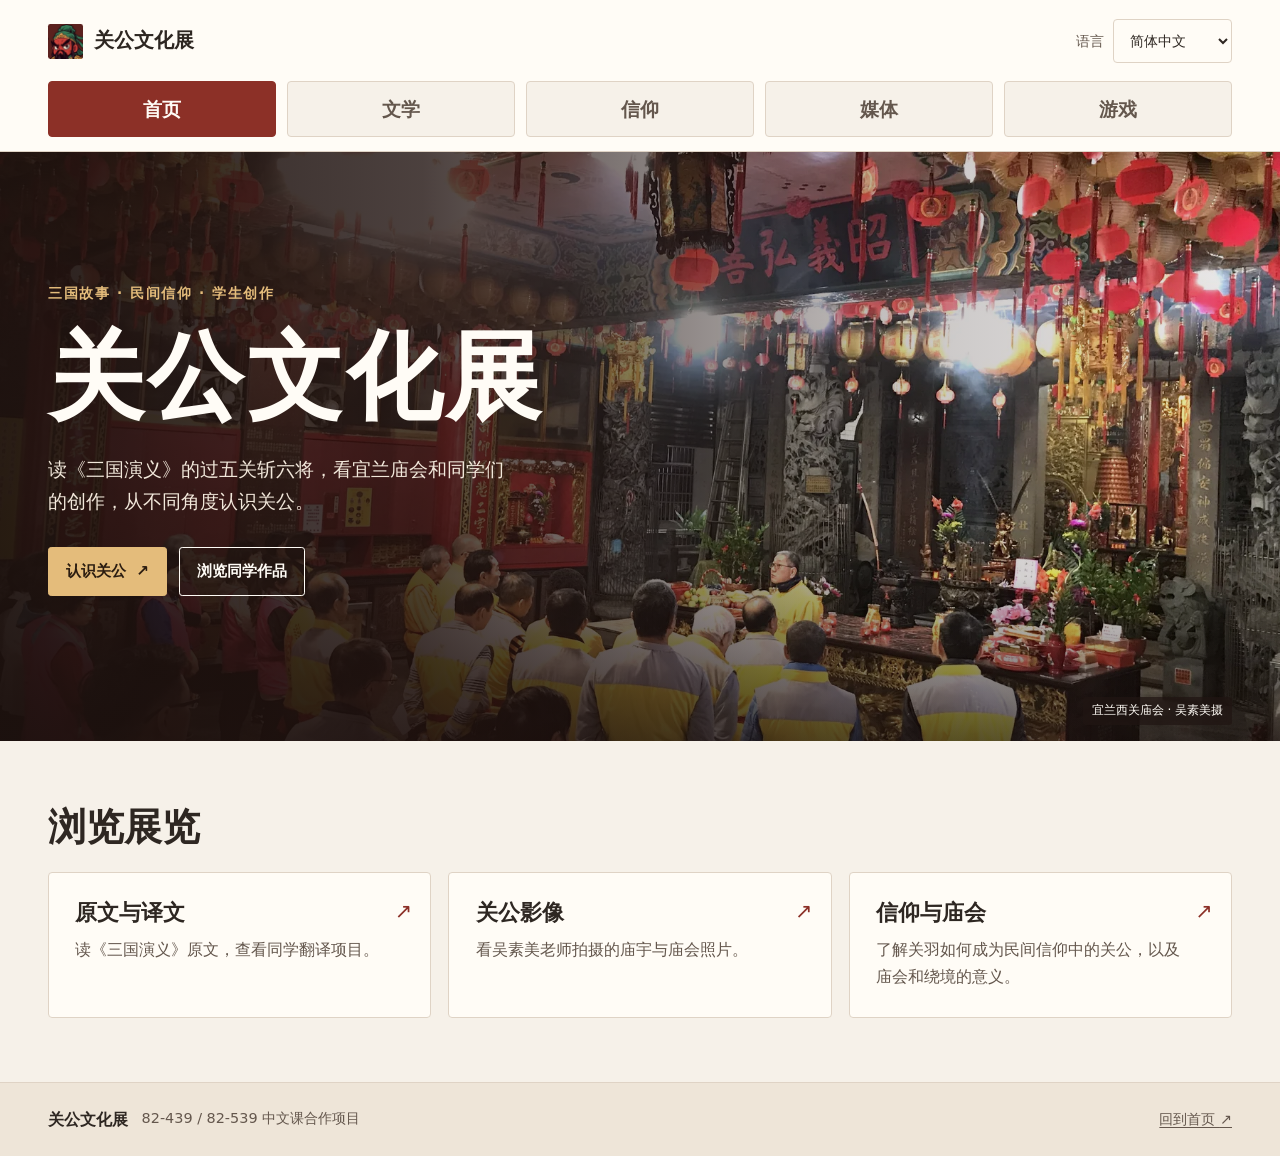
<file: index.html>
<!DOCTYPE html>

<html lang="zh-Hans">
<head>
<meta charset="utf-8"/>
<meta content="width=device-width, initial-scale=1" name="viewport"/>
<meta content="通过文学、信仰、影像与学生创作认识关公。" name="description"/>
<title>关公文化展</title>
<link href="assets/images/favicon.png" rel="icon" sizes="64x64" type="image/png"/>
<link href="styles.css" rel="stylesheet"/>
</head>
<body data-page="index">
<a class="skip-link" href="#main">跳到正文</a>
<header class="site-header" data-site-header=""></header>
<main id="main">
<section aria-labelledby="hero-title" class="home-hero">
<img alt="" class="home-hero__image" fetchpriority="high" src="assets/images/temple-hero.webp"/>
<div class="wrap home-hero__inner">
<p class="eyebrow">三国故事 · 民间信仰 · 学生创作</p>
<h1 id="hero-title">关公文化展</h1>
<p class="lede">读《三国演义》的过五关斩六将，看宜兰庙会和同学们的创作，从不同角度认识关公。</p>
<div class="actions">
<a class="button button--primary" href="literature.html#introduction">认识关公 <span aria-hidden="true">↗</span></a>
<a class="button button--outline" href="games.html">浏览同学作品</a>
</div>
<a class="hero-credit" href="faith.html#photos">宜兰西关庙会 · 吴素美摄</a>
</div>
</section>
<section aria-labelledby="explore-title" class="section">
<div class="wrap">
<div class="section-heading">
<h2 id="explore-title">浏览展览</h2>
</div>
<div class="card-grid home-grid">
<a class="card exhibit-link" href="literature.html">
<h3>原文与译文</h3>
<p>读《三国演义》原文，查看同学翻译项目。</p>
<span aria-hidden="true" class="exhibit-link__arrow">↗</span>
</a>
<a class="card exhibit-link" href="faith.html#photos">
<h3>关公影像</h3>
<p>看吴素美老师拍摄的庙宇与庙会照片。</p>
<span aria-hidden="true" class="exhibit-link__arrow">↗</span>
</a>
<a class="card exhibit-link" href="faith.html">
<h3>信仰与庙会</h3>
<p>了解关羽如何成为民间信仰中的关公，以及庙会和绕境的意义。</p>
<span aria-hidden="true" class="exhibit-link__arrow">↗</span>
</a>
</div>
</div>
</section>
</main>
<footer class="site-footer" data-site-footer=""></footer>
<script src="translations.js" defer></script>
<script src="site.js" defer></script>
</body>
</html>
</file>
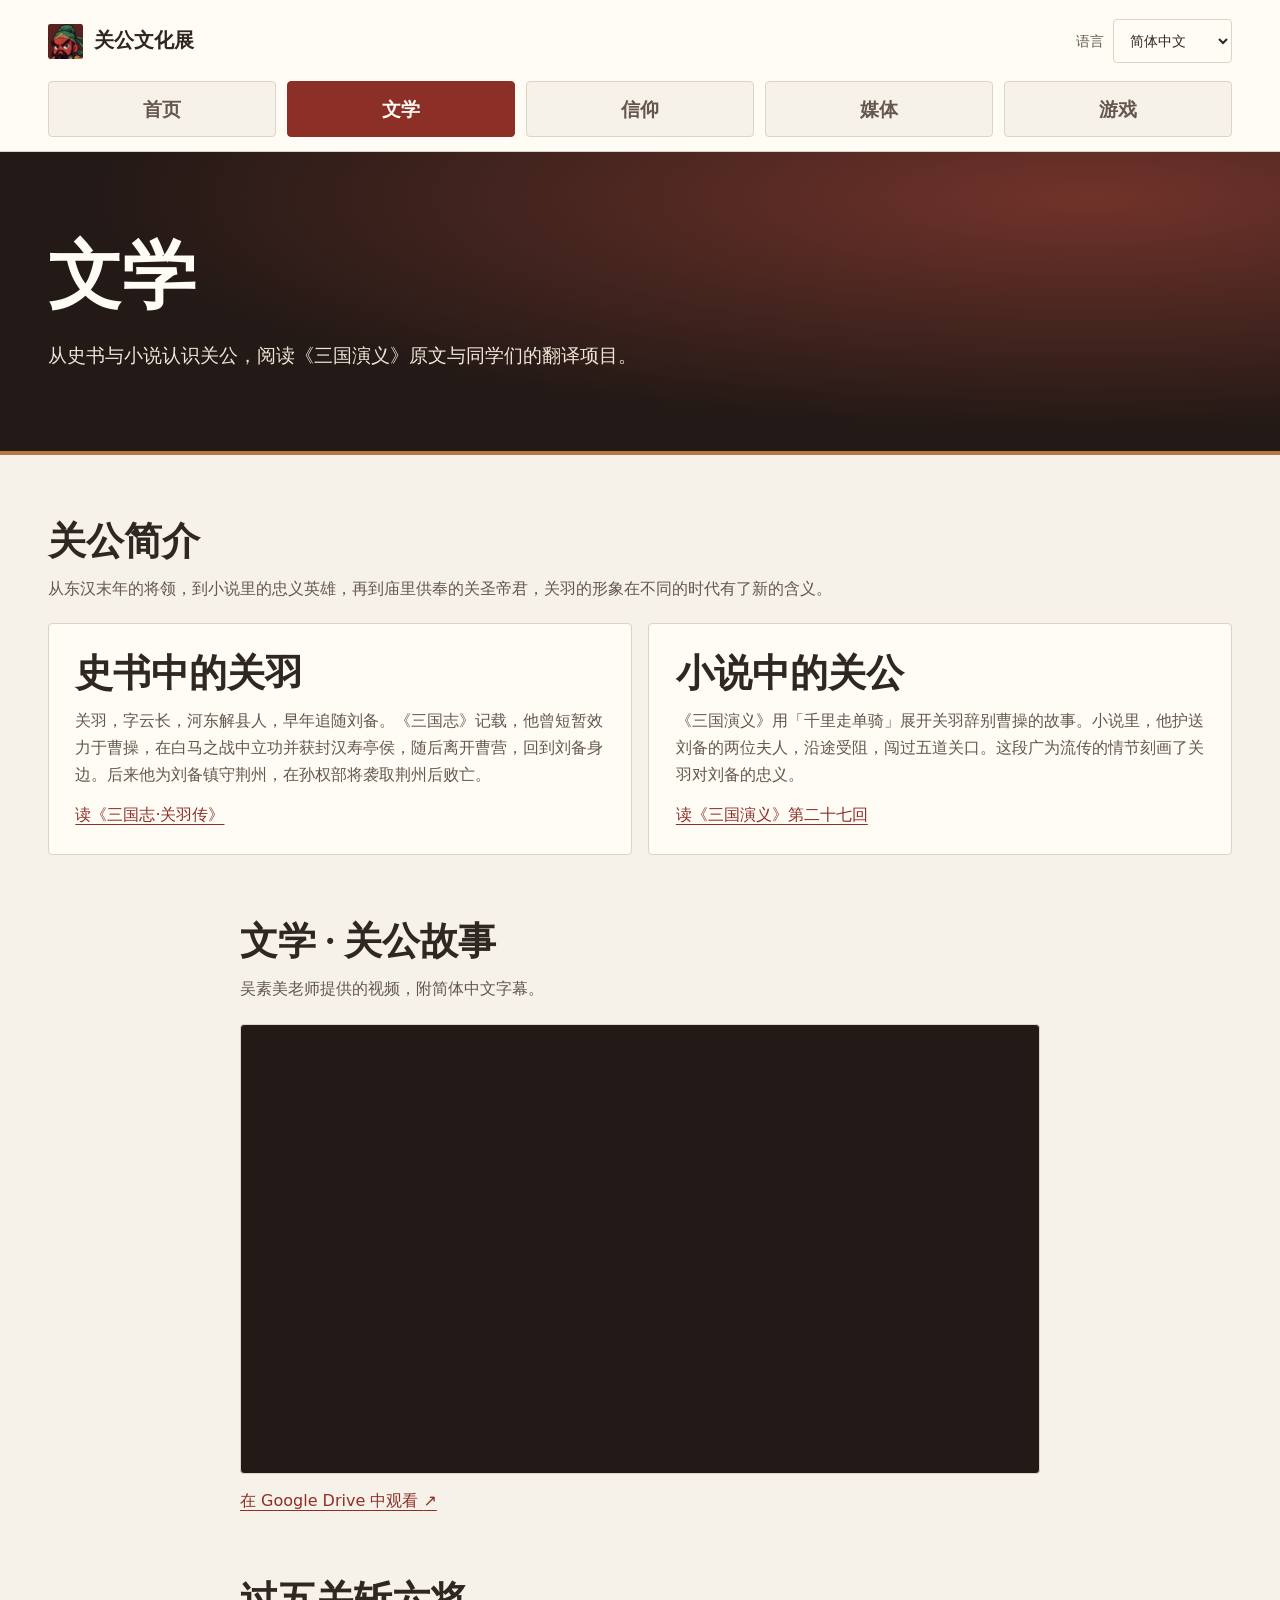
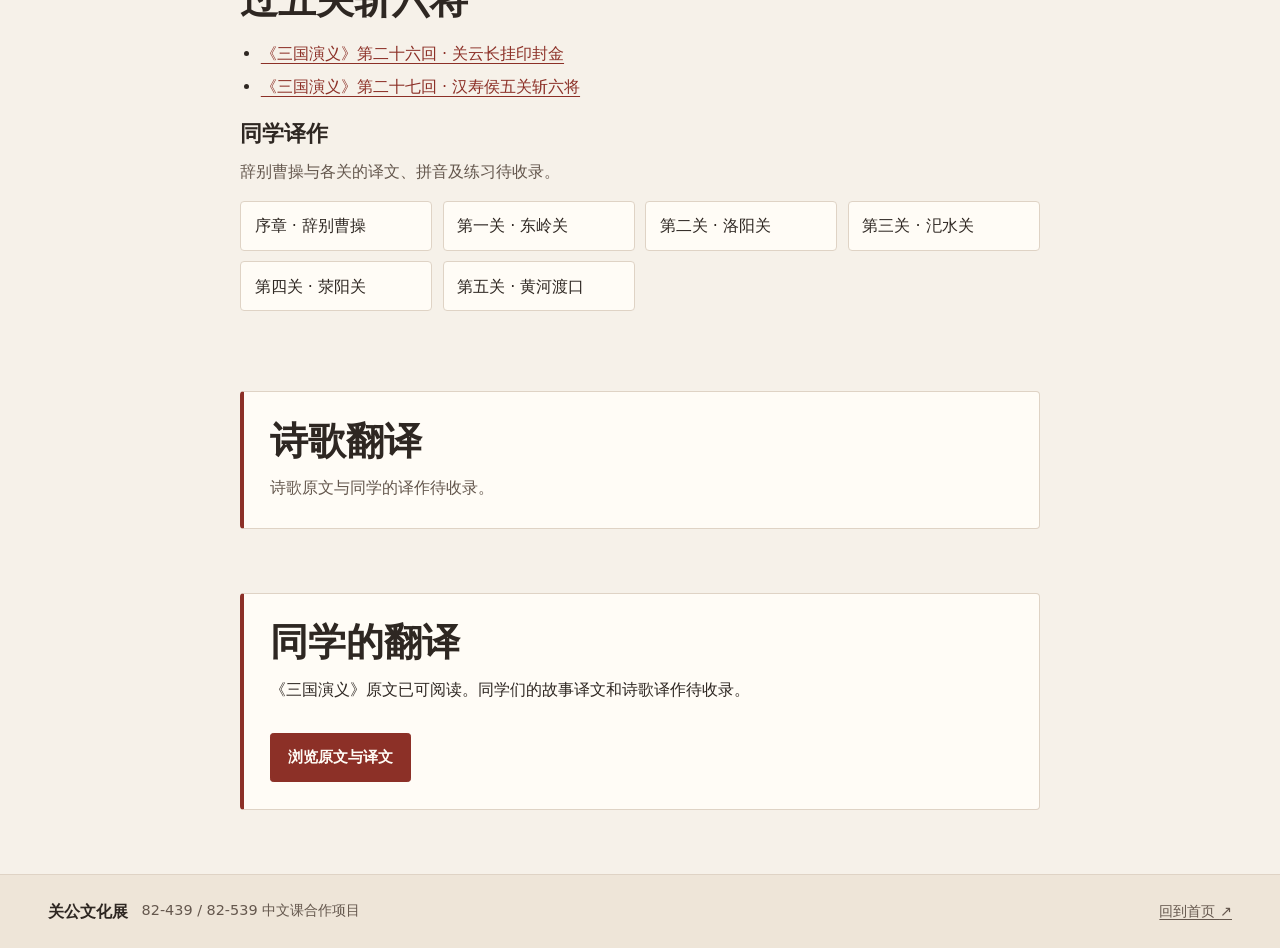
<file: about.html>
<!doctype html>
<html lang="zh-CN"><head><meta charset="utf-8"><meta name="viewport" content="width=device-width, initial-scale=1"><meta http-equiv="refresh" content="0; url=literature.html#introduction"><title>关公文化展</title></head><body><p><a href="literature.html#introduction">继续浏览 · Continue · 繼續瀏覽</a></p><script>const target = new URL('literature.html#introduction', location.href); target.search = location.search; if (location.hash) target.hash = location.hash; location.replace(target.href);</script></body></html>
</file>
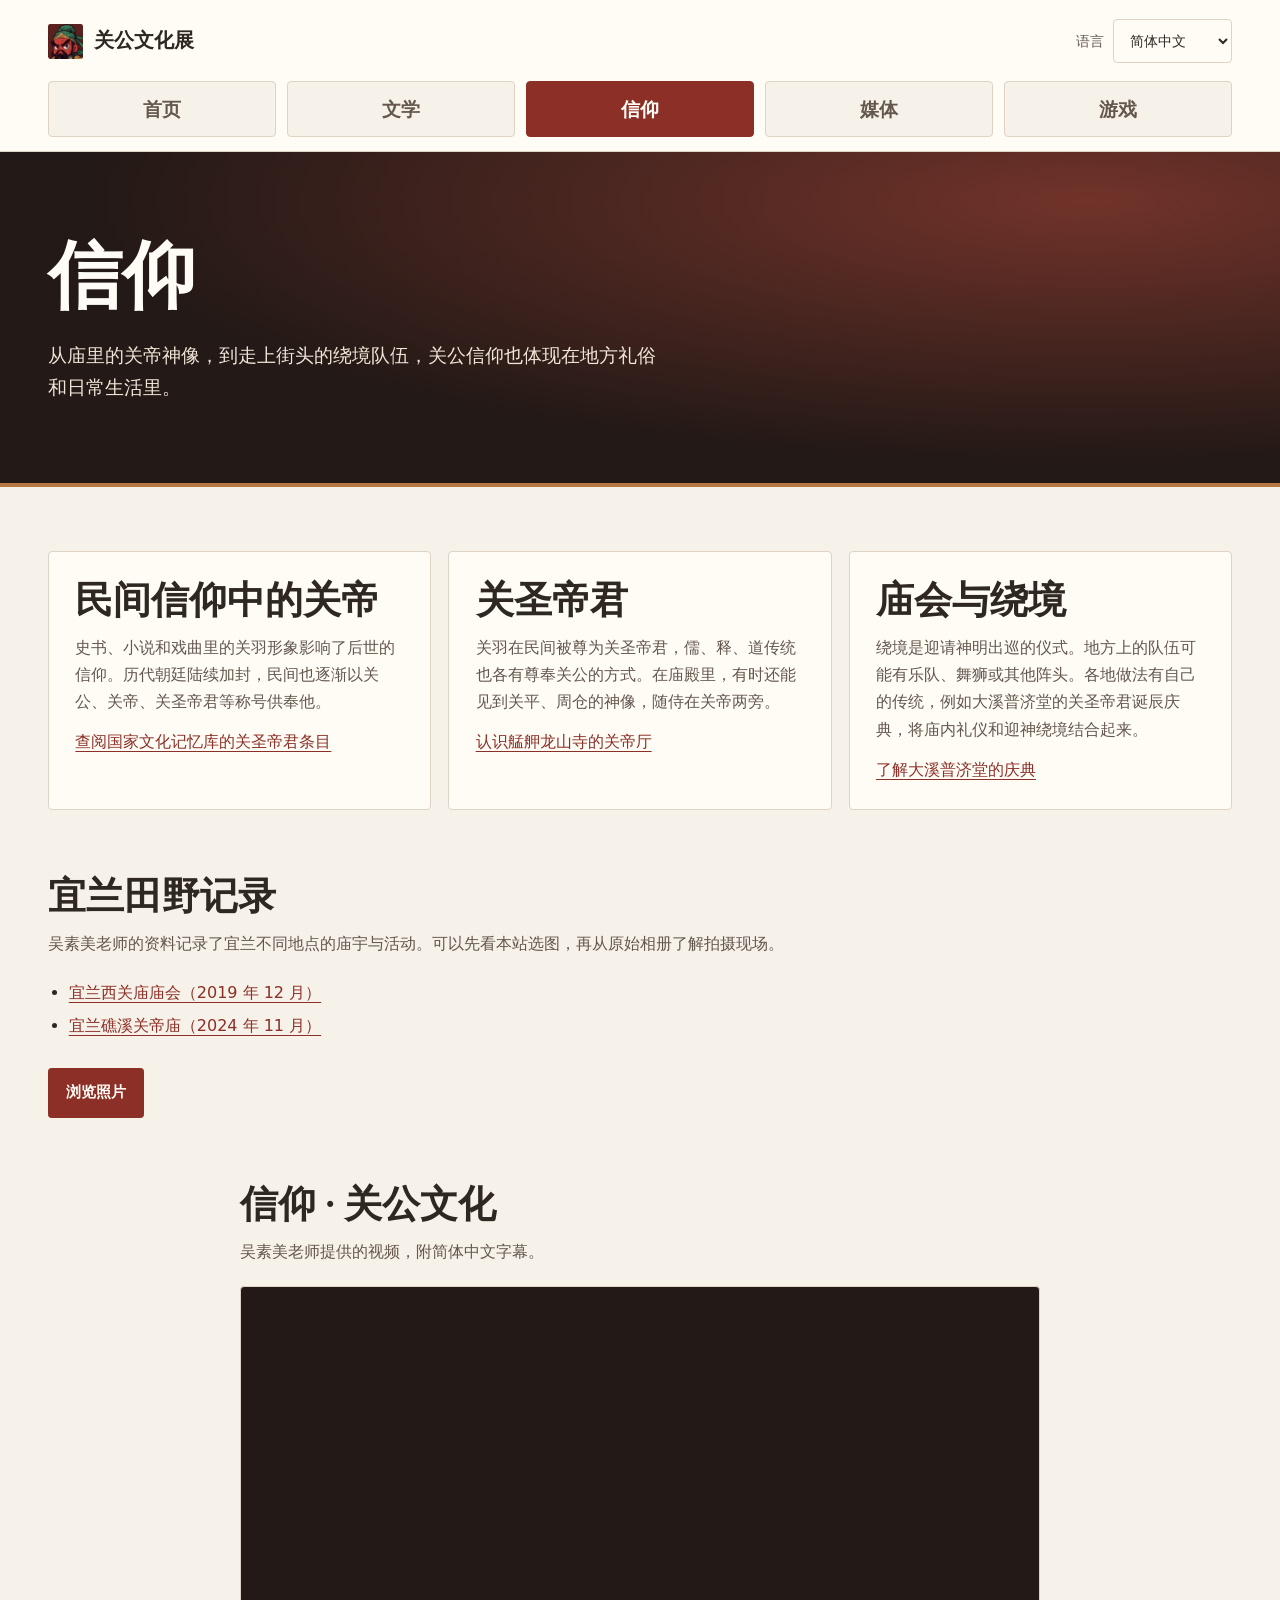
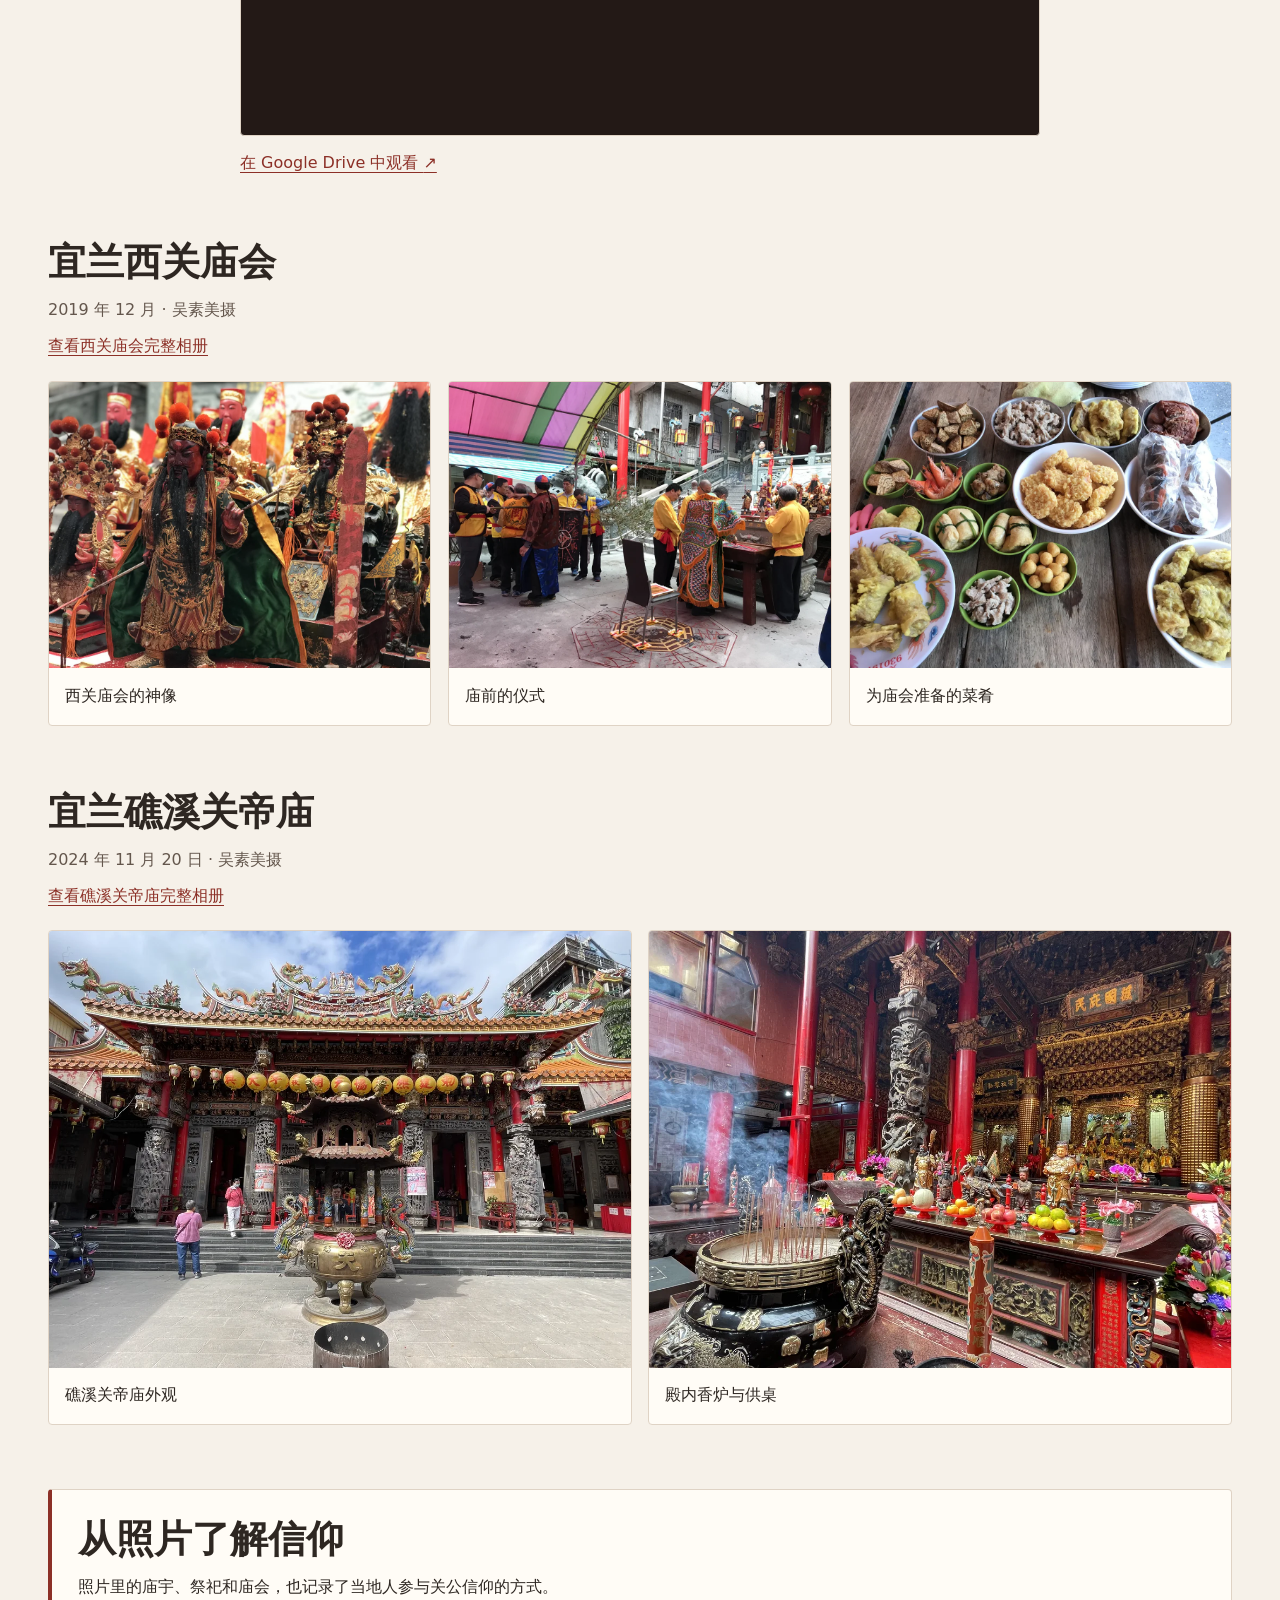
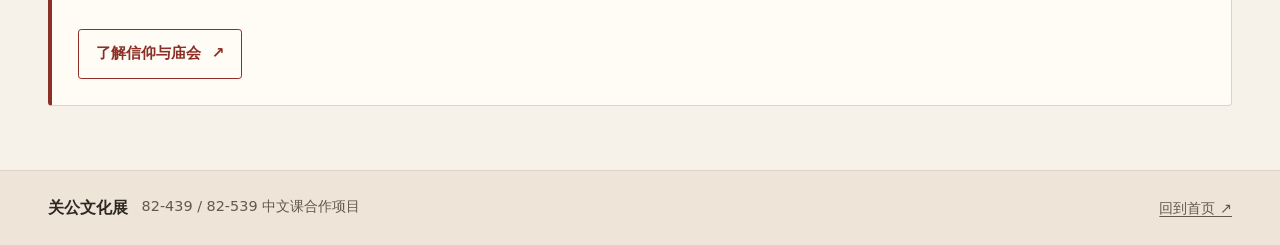
<file: faith.html>
<!DOCTYPE html>

<html lang="zh-Hans">
<head>
<meta charset="utf-8"/>
<meta content="width=device-width, initial-scale=1" name="viewport"/>
<meta content="从庙里的关帝神像，到走上街头的绕境队伍，关公信仰也体现在地方礼俗和日常生活里。" name="description"/>
<title>信仰 | 关公文化展</title>
<link href="assets/images/favicon.png" rel="icon" sizes="64x64" type="image/png"/>
<link href="styles.css" rel="stylesheet"/>
</head>
<body data-page="faith">
<a class="skip-link" href="#main">跳到正文</a>
<header class="site-header" data-site-header=""></header>
<main id="main"><section class="page-hero"><div class="wrap"><h1>信仰</h1><p class="lede">从庙里的关帝神像，到走上街头的绕境队伍，关公信仰也体现在地方礼俗和日常生活里。</p></div></section><section aria-label="关公信仰与庙会礼俗" class="section">
<div class="wrap">
<div class="card-grid"><article class="card card--text">
<h2>民间信仰中的关帝</h2>
<p>史书、小说和戏曲里的关羽形象影响了后世的信仰。历代朝廷陆续加封，民间也逐渐以关公、关帝、关圣帝君等称号供奉他。</p>
<p><a href="https://tcmb.culture.tw/zh-tw/detail?id=139858&amp;indexCode=Culture_Object">查阅国家文化记忆库的关圣帝君条目</a></p>
</article>
<article class="card card--text">
<h2>关圣帝君</h2>
<p>关羽在民间被尊为关圣帝君，儒、释、道传统也各有尊奉关公的方式。在庙殿里，有时还能见到关平、周仓的神像，随侍在关帝两旁。</p>
<p><a href="https://tcmb.culture.tw/zh-tw/detail?id=329650&amp;indexCode=Culture_Object">认识艋舺龙山寺的关帝厅</a></p>
</article>
<article class="card card--text">
<h2>庙会与绕境</h2>
<p>绕境是迎请神明出巡的仪式。地方上的队伍可能有乐队、舞狮或其他阵头。各地做法有自己的传统，例如大溪普济堂的关圣帝君诞辰庆典，将庙内礼仪和迎神绕境结合起来。</p>
<p><a href="https://tcmb.culture.tw/zh-tw/detail?id=20111229000001&amp;indexCode=BOCH_CountryCulture_51">了解大溪普济堂的庆典</a></p>
</article>
</div>
</div>
</section><section class="section">
<div class="wrap">
<div class="section-heading">
<h2>宜兰田野记录</h2>
<p>吴素美老师的资料记录了宜兰不同地点的庙宇与活动。可以先看本站选图，再从原始相册了解拍摄现场。</p>
</div>
<ul class="source-list">
<li><a href="https://drive.google.com/drive/folders/1I-4SrLyqthzvmPg_Qrt0F3Wmk3HaOULG">宜兰西关庙庙会（2019 年 12 月）</a></li>
<li><a href="https://drive.google.com/drive/folders/1qmBuP6vHgxEe-1Qctc8jhCjd5HvxgySt">宜兰礁溪关帝庙（2024 年 11 月）</a></li>
</ul>
<div class="actions">
<a class="button button--primary" href="#photos">浏览照片</a>
</div>
</div>
</section><section class="section"><div class="wrap wrap--reading"><div class="section-heading"><h2>信仰 · 关公文化</h2><p>吴素美老师提供的视频，附简体中文字幕。</p></div><div class="video-frame"><iframe allow="autoplay; fullscreen" allowfullscreen="" loading="lazy" src="https://drive.google.com/file/d/1fqy-rtXZaknFs2dK_XYDdIekwk-e7Ndi/preview" title="信仰 · 关公文化"></iframe></div><p class="video-fallback"><a href="https://drive.google.com/file/d/1fqy-rtXZaknFs2dK_XYDdIekwk-e7Ndi/view" rel="noopener" target="_blank">在 Google Drive 中观看 <span aria-hidden="true">↗</span></a></p></div></section><section class="section" id="photos">
<div class="wrap">
<div class="section-heading">
<h2>宜兰西关庙会</h2>
<p>2019 年 12 月 · 吴素美摄</p>
<p><a href="https://drive.google.com/drive/folders/1I-4SrLyqthzvmPg_Qrt0F3Wmk3HaOULG">查看西关庙会完整相册</a></p>
</div>
<div class="photo-grid">
<figure class="photo-card">
<a aria-label="查看西关庙会的神像大图" href="assets/images/gallery-01.webp">
<img alt="西关庙会上陈列的神像" src="assets/images/gallery-01.webp"/>
</a>
<figcaption>西关庙会的神像</figcaption>
</figure>
<figure class="photo-card">
<a aria-label="查看庙前仪式大图" href="assets/images/gallery-02.webp">
<img alt="庙前举行的仪式" src="assets/images/gallery-02.webp"/>
</a>
<figcaption>庙前的仪式</figcaption>
</figure>
<figure class="photo-card">
<a aria-label="查看庙会菜肴大图" href="assets/images/gallery-03.webp">
<img alt="庙会准备的多道菜肴" src="assets/images/gallery-03.webp"/>
</a>
<figcaption>为庙会准备的菜肴</figcaption>
</figure>
</div>
</div>
</section><section class="section">
<div class="wrap">
<div class="section-heading">
<h2>宜兰礁溪关帝庙</h2>
<p>2024 年 11 月 20 日 · 吴素美摄</p>
<p><a href="https://drive.google.com/drive/folders/1qmBuP6vHgxEe-1Qctc8jhCjd5HvxgySt">查看礁溪关帝庙完整相册</a></p>
</div>
<div class="photo-grid">
<figure class="photo-card">
<a aria-label="查看礁溪关帝庙外观大图" href="assets/images/gallery-04.webp">
<img alt="礁溪关帝庙的入口与屋顶" loading="lazy" src="assets/images/gallery-04.webp"/>
</a>
<figcaption>礁溪关帝庙外观</figcaption>
</figure>
<figure class="photo-card">
<a aria-label="查看殿内香炉与供桌大图" href="assets/images/gallery-05.webp">
<img alt="礁溪关帝庙殿内的香炉与供桌" loading="lazy" src="assets/images/gallery-05.webp"/>
</a>
<figcaption>殿内香炉与供桌</figcaption>
</figure>
</div>
</div>
</section><section class="section">
<div class="wrap">
<div class="feature-panel">
<h2>从照片了解信仰</h2>
<p>照片里的庙宇、祭祀和庙会，也记录了当地人参与关公信仰的方式。</p>
<div class="actions">
<a class="button" href="#main">了解信仰与庙会 <span aria-hidden="true">↗</span></a>
</div>
</div>
</div>
</section></main>
<footer class="site-footer" data-site-footer=""></footer>
<script defer="" src="translations.js"></script>
<script defer="" src="site.js"></script>
</body>
</html>
</file>
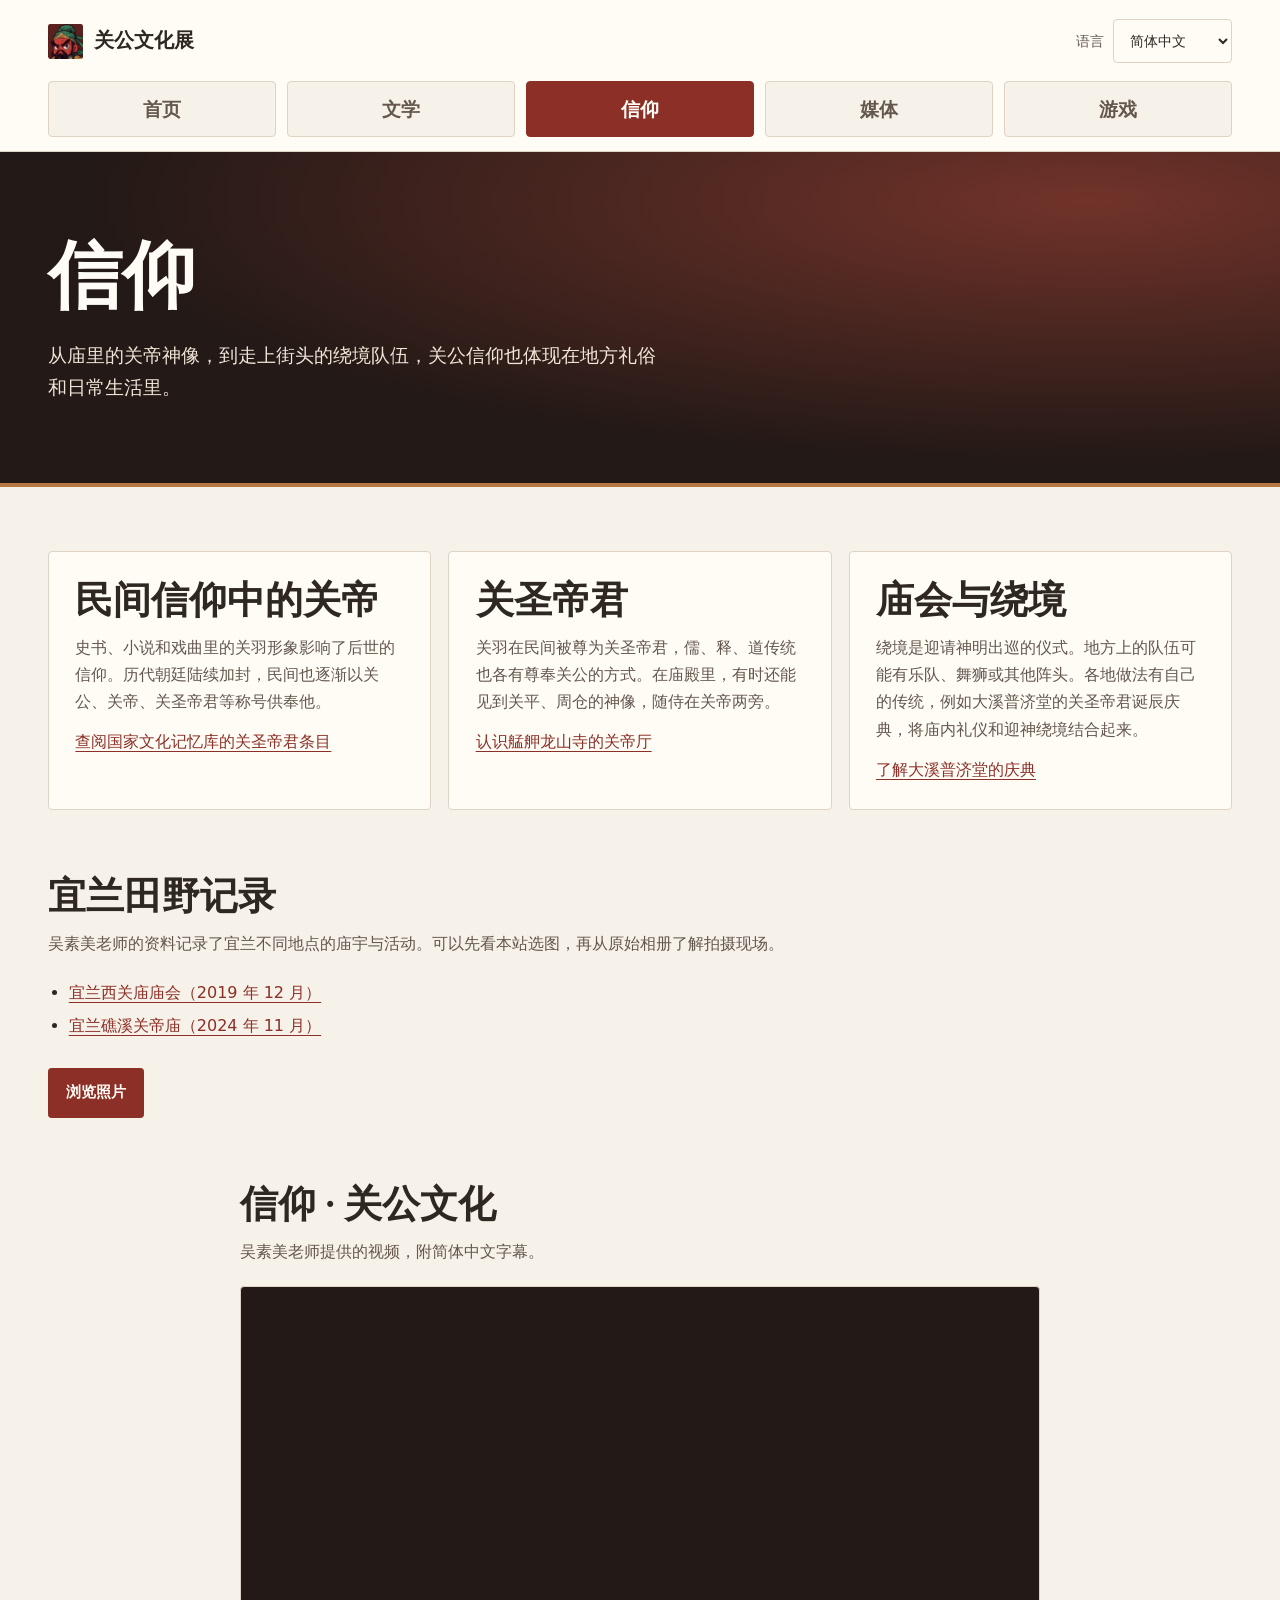
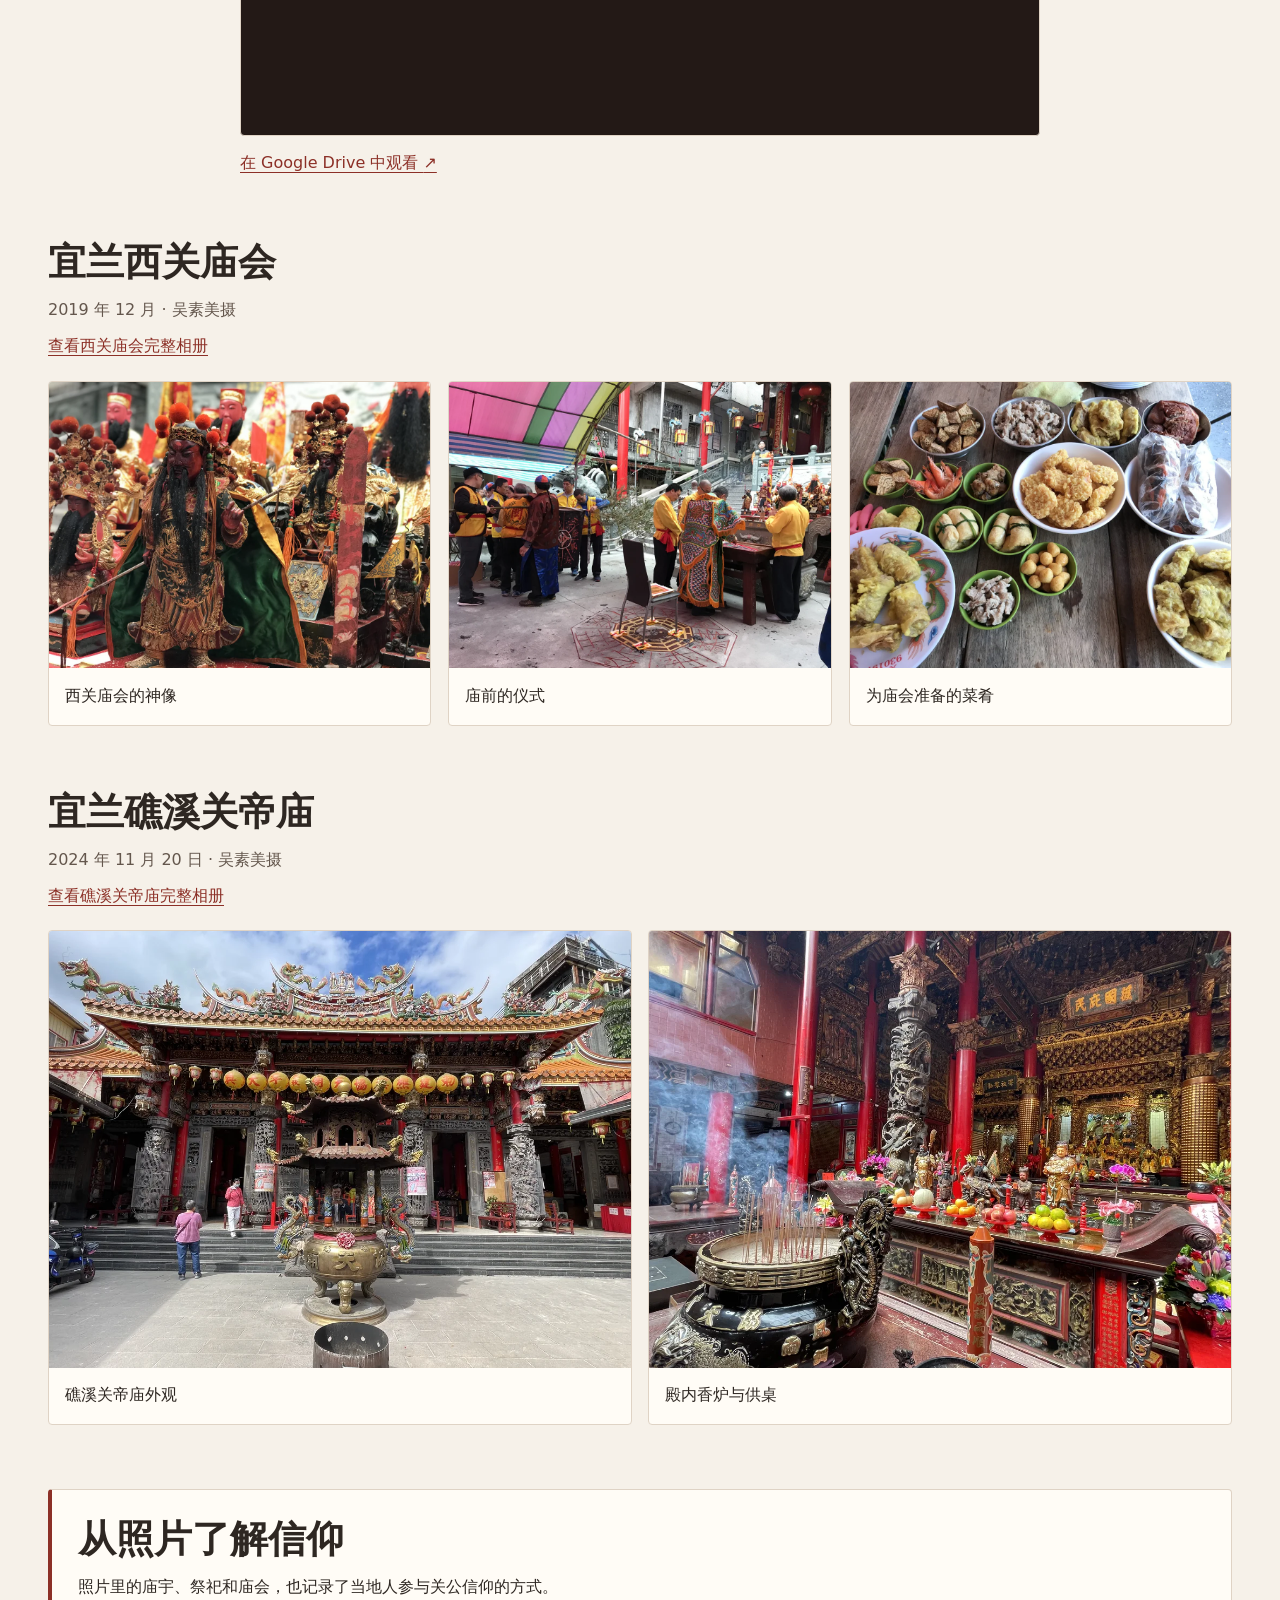
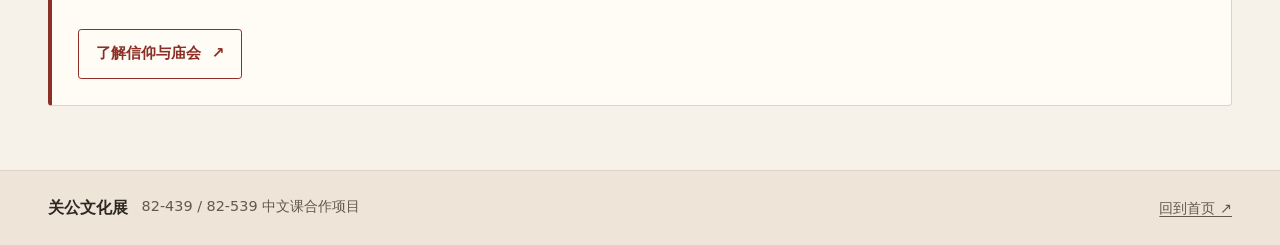
<file: gallery.html>
<!doctype html>
<html lang="zh-CN"><head><meta charset="utf-8"><meta name="viewport" content="width=device-width, initial-scale=1"><meta http-equiv="refresh" content="0; url=faith.html#photos"><title>关公文化展</title></head><body><p><a href="faith.html#photos">继续浏览 · Continue · 繼續瀏覽</a></p><script>const target = new URL('faith.html#photos', location.href); target.search = location.search; if (location.hash) target.hash = location.hash; location.replace(target.href);</script></body></html>
</file>
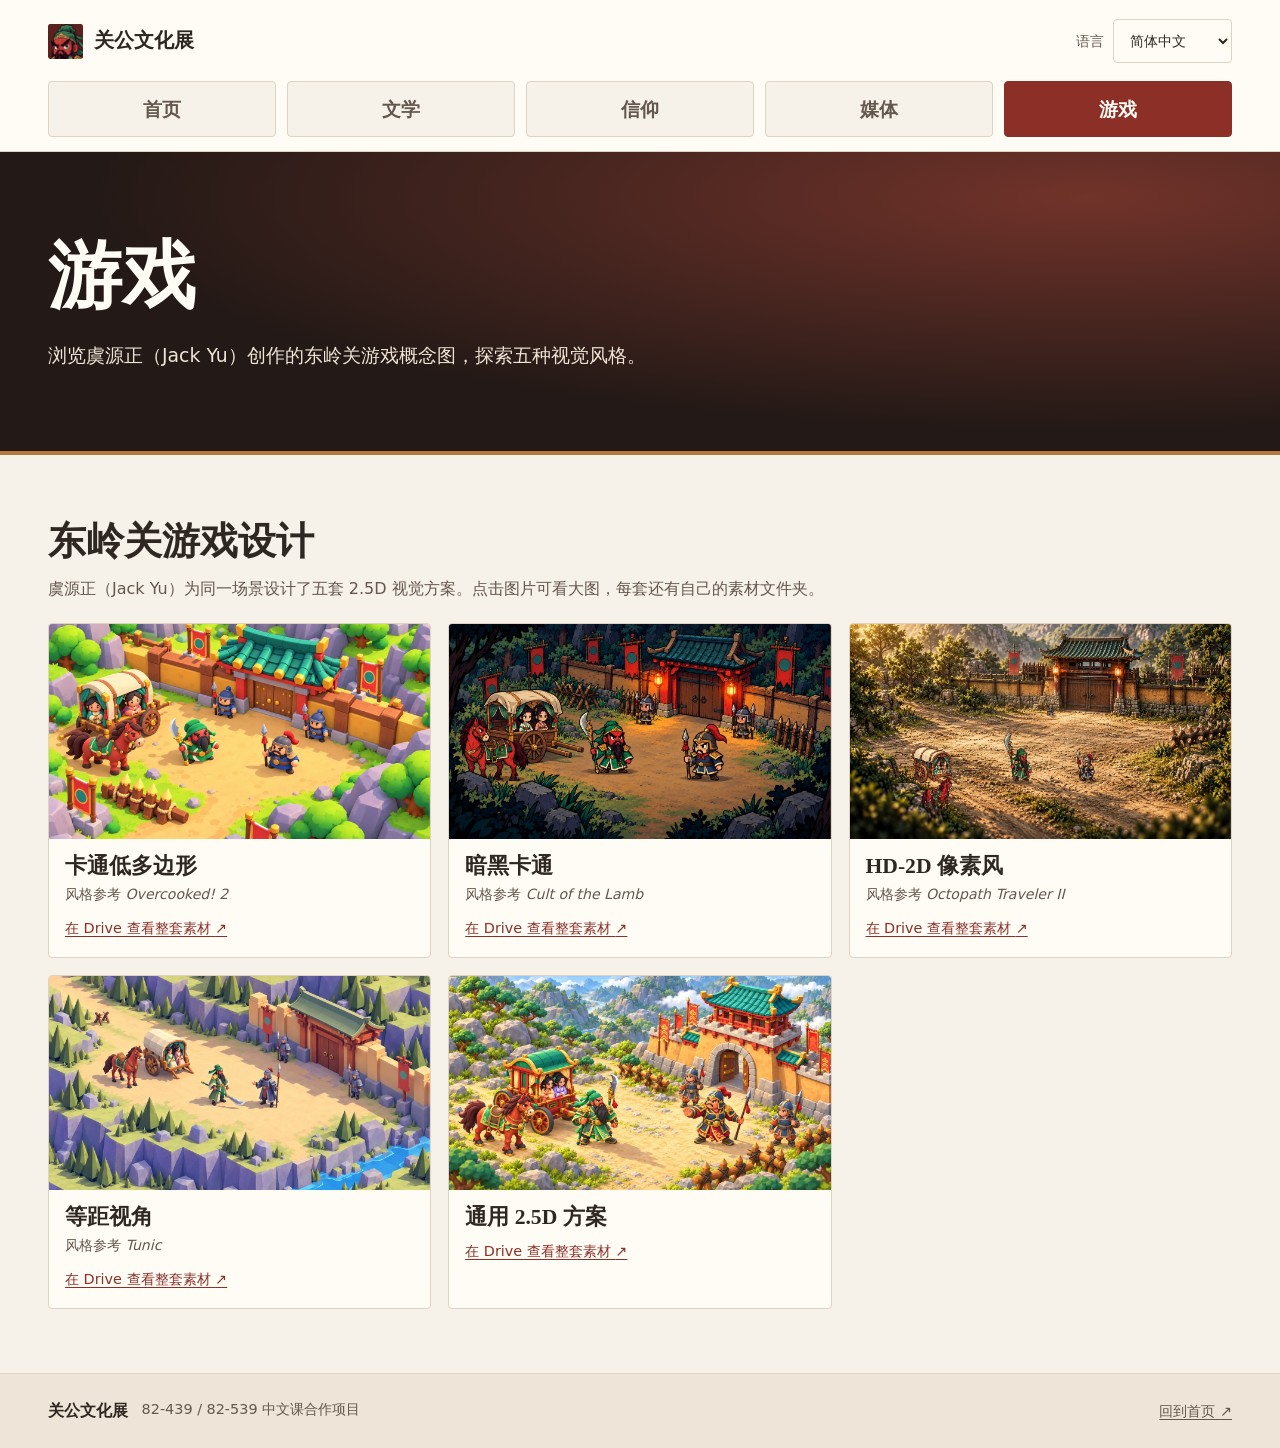
<file: games.html>
<!DOCTYPE html>

<html lang="zh-Hans">
<head>
<meta charset="utf-8"/>
<meta content="width=device-width, initial-scale=1" name="viewport"/>
<meta content="浏览虞源正（Jack Yu）创作的东岭关游戏概念图，探索五种视觉风格。" name="description"/>
<title>游戏 | 关公文化展</title>
<link href="assets/images/favicon.png" rel="icon" sizes="64x64" type="image/png"/>
<link href="styles.css" rel="stylesheet"/>
</head>
<body data-page="games">
<a class="skip-link" href="#main">跳到正文</a>
<header class="site-header" data-site-header=""></header>
<main id="main"><section class="page-hero"><div class="wrap"><h1>游戏</h1><p class="lede">浏览虞源正（Jack Yu）创作的东岭关游戏概念图，探索五种视觉风格。</p></div></section><section aria-labelledby="game-title" class="section" id="game">
<div class="wrap">
<div class="section-heading">
<h2 id="game-title">东岭关游戏设计</h2>
<p>虞源正（Jack Yu）为同一场景设计了五套 2.5D 视觉方案。点击图片可看大图，每套还有自己的素材文件夹。</p>
</div>
<div class="photo-grid">
<figure class="photo-card photo-card--wide">
<a aria-label="查看卡通低多边形场景大图" href="assets/images/game-overcooked.webp">
<img alt="明亮的低多边形场景中，关羽与孔秀在东岭关城门前对峙。" height="720" loading="lazy" src="assets/images/game-overcooked.webp" width="1280"/>
</a>
<figcaption>
<h3>卡通低多边形</h3>
<p>风格参考 <cite lang="en">Overcooked! 2</cite></p>
<a aria-label="在 Google Drive 查看卡通低多边形素材" href="https://drive.google.com/drive/folders/1EPCSd0mQAHcf6ZUBB8pnw73iMYpP3bYQ">在 Drive 查看整套素材 <span aria-hidden="true">↗</span></a>
</figcaption>
</figure>
<figure class="photo-card photo-card--wide">
<a aria-label="查看暗黑卡通场景大图" href="assets/images/game-dongling.webp">
<img alt="暗色树林围绕亮着灯笼的城墙，关羽与孔秀在关门外对峙。" height="720" loading="lazy" src="assets/images/game-dongling.webp" width="1280"/>
</a>
<figcaption>
<h3>暗黑卡通</h3>
<p>风格参考 <cite lang="en">Cult of the Lamb</cite></p>
<a aria-label="在 Google Drive 查看暗黑卡通素材" href="https://drive.google.com/drive/folders/1q1CFraGstT5dH1ECo99M60Qv1256bO_a">在 Drive 查看整套素材 <span aria-hidden="true">↗</span></a>
</figcaption>
</figure>
<figure class="photo-card photo-card--wide">
<a aria-label="查看HD-2D 像素风场景大图" href="assets/images/game-octopath.webp">
<img alt="像素风的关羽与孔秀站在光影细腻的东岭关山路上。" height="720" loading="lazy" src="assets/images/game-octopath.webp" width="1280"/>
</a>
<figcaption>
<h3>HD-2D 像素风</h3>
<p>风格参考 <cite lang="en">Octopath Traveler II</cite></p>
<a aria-label="在 Google Drive 查看HD-2D 像素风素材" href="https://drive.google.com/drive/folders/12PUthX01BRaWKXCvAtAOshas8c_vj-MN">在 Drive 查看整套素材 <span aria-hidden="true">↗</span></a>
</figcaption>
</figure>
<figure class="photo-card photo-card--wide">
<a aria-label="查看等距视角场景大图" href="assets/images/game-tunic.webp">
<img alt="从等距视角俯瞰东岭关，城门外的山路旁是尖顶树林与河流。" height="720" loading="lazy" src="assets/images/game-tunic.webp" width="1280"/>
</a>
<figcaption>
<h3>等距视角</h3>
<p>风格参考 <cite lang="en">Tunic</cite></p>
<a aria-label="在 Google Drive 查看等距视角素材" href="https://drive.google.com/drive/folders/1uD79K6WGKb-w7eaqajAC1hW4KUkRROs9">在 Drive 查看整套素材 <span aria-hidden="true">↗</span></a>
</figcaption>
</figure>
<figure class="photo-card photo-card--wide">
<a aria-label="查看通用 2.5D 方案场景大图" href="assets/images/game-general.webp">
<img alt="关羽与护送的马车停在东岭关前，山道两侧是岩石和树林。" height="720" loading="lazy" src="assets/images/game-general.webp" width="1280"/>
</a>
<figcaption>
<h3>通用 2.5D 方案</h3>
<a aria-label="在 Google Drive 查看通用 2.5D 方案素材" href="https://drive.google.com/drive/folders/1MZifDOCuVPDAuOejcTK0jdJGq0czuPVY">在 Drive 查看整套素材 <span aria-hidden="true">↗</span></a>
</figcaption>
</figure>
</div>
</div>
</section></main>
<footer class="site-footer" data-site-footer=""></footer>
<script src="translations.js" defer></script>
<script src="site.js" defer></script>
</body>
</html>
</file>
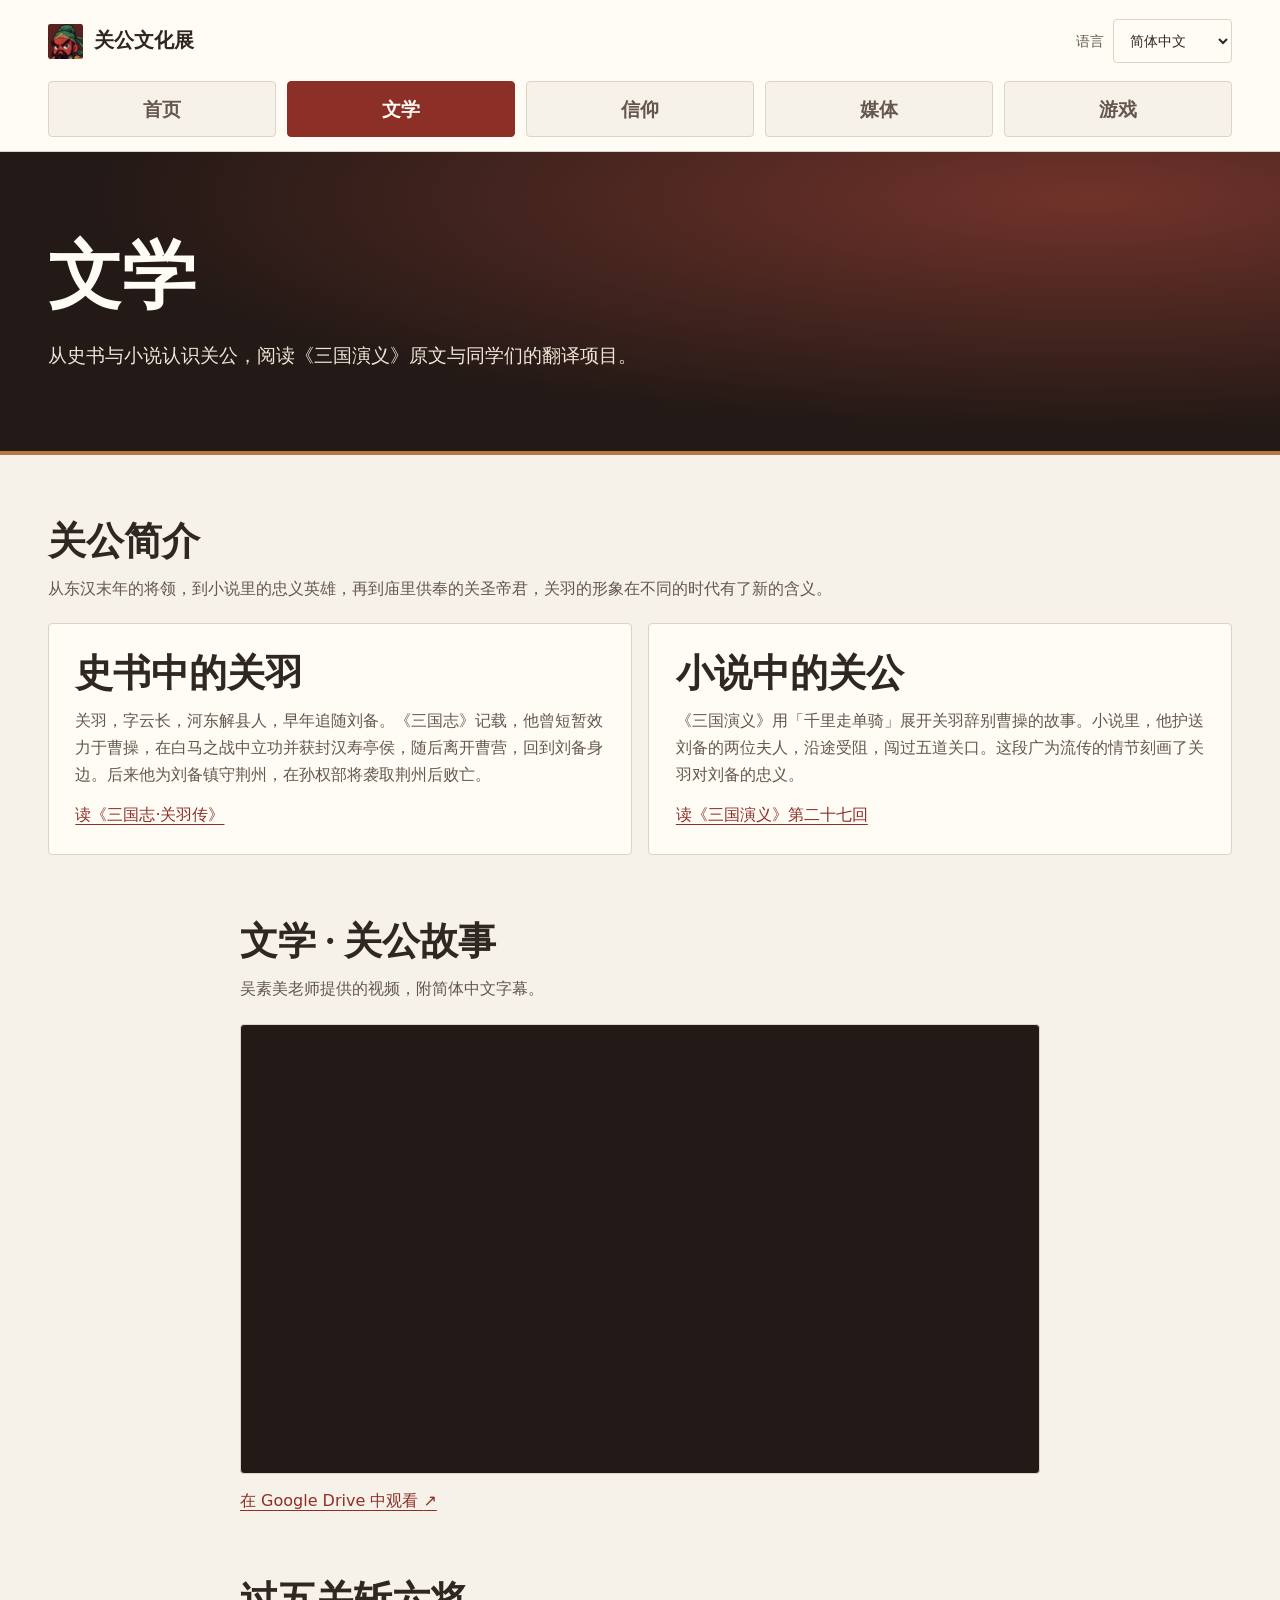
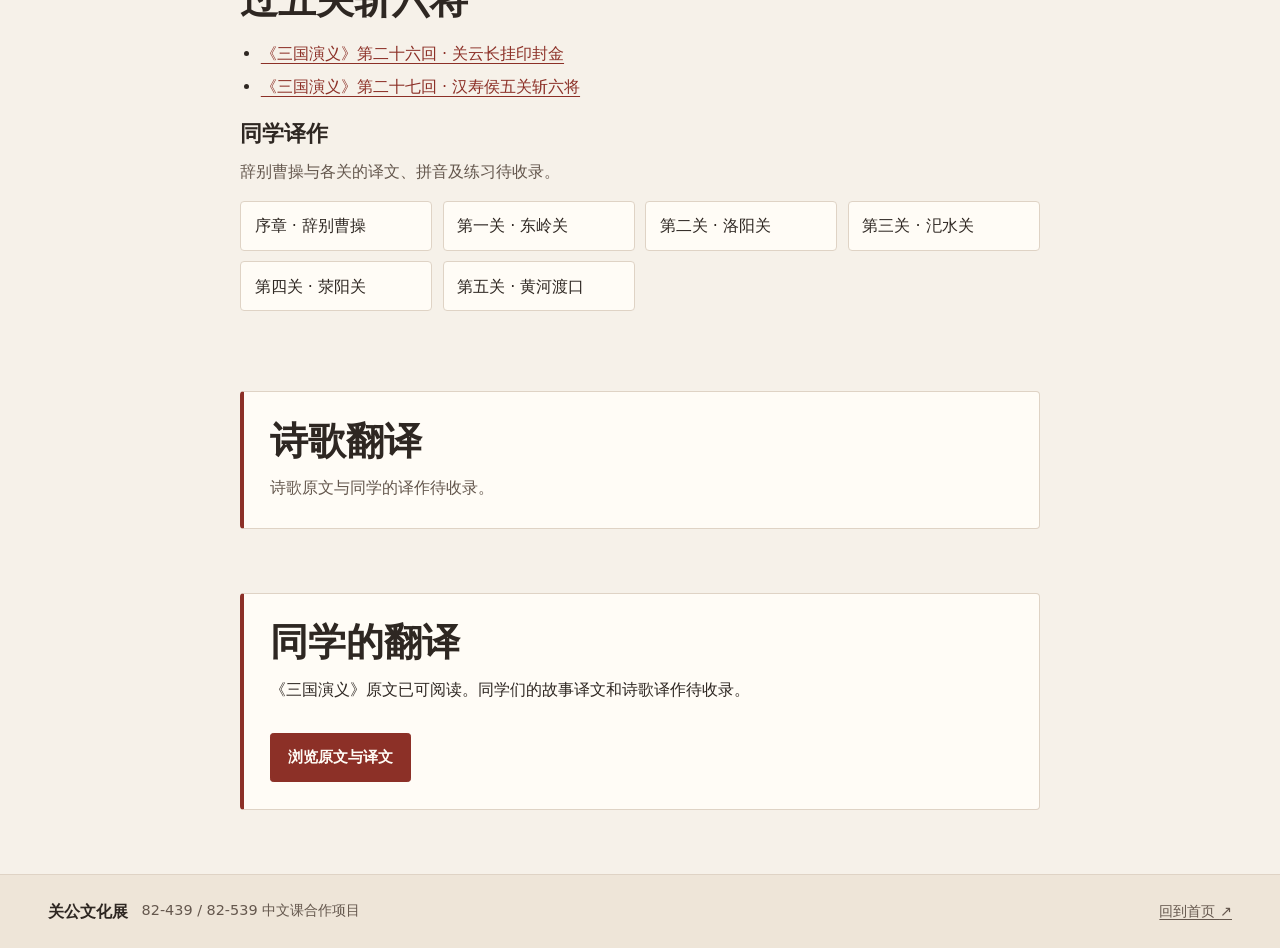
<file: literature.html>
<!DOCTYPE html>

<html lang="zh-Hans">
<head>
<meta charset="utf-8"/>
<meta content="width=device-width, initial-scale=1" name="viewport"/>
<meta content="从史书与小说认识关公，阅读《三国演义》原文与同学们的翻译项目。" name="description"/>
<title>文学 | 关公文化展</title>
<link href="assets/images/favicon.png" rel="icon" sizes="64x64" type="image/png"/>
<link href="styles.css" rel="stylesheet"/>
</head>
<body data-page="literature">
<a class="skip-link" href="#main">跳到正文</a>
<header class="site-header" data-site-header=""></header>
<main id="main"><section class="page-hero"><div class="wrap"><h1>文学</h1><p class="lede">从史书与小说认识关公，阅读《三国演义》原文与同学们的翻译项目。</p></div></section><section aria-label="关羽与关公" class="section"><div class="wrap section-heading"><h2 id="introduction">关公简介</h2><p>从东汉末年的将领，到小说里的忠义英雄，再到庙里供奉的关圣帝君，关羽的形象在不同的时代有了新的含义。</p></div>
<div class="wrap">
<div class="card-grid">
<article class="card card--text">
<h2>史书中的关羽</h2>
<p>关羽，字云长，河东解县人，早年追随刘备。《三国志》记载，他曾短暂效力于曹操，在白马之战中立功并获封汉寿亭侯，随后离开曹营，回到刘备身边。后来他为刘备镇守荆州，在孙权部将袭取荆州后败亡。</p>
<p><a href="https://ctext.org/text.pl?if=gb&amp;node=603534">读《三国志·关羽传》</a></p>
</article>
<article class="card card--text">
<h2>小说中的关公</h2>
<p>《三国演义》用「千里走单骑」展开关羽辞别曹操的故事。小说里，他护送刘备的两位夫人，沿途受阻，闯过五道关口。这段广为流传的情节刻画了关羽对刘备的忠义。</p>
<p><a href="https://ctext.org/wiki.pl?chapter=934450&amp;if=gb&amp;remap=gb">读《三国演义》第二十七回</a></p>
</article>

</div>
</div>
</section><section class="section"><div class="wrap wrap--reading"><div class="section-heading"><h2>文学 · 关公故事</h2><p>吴素美老师提供的视频，附简体中文字幕。</p></div><div class="video-frame"><iframe allow="autoplay; fullscreen" allowfullscreen="" loading="lazy" src="https://drive.google.com/file/d/1juIWs_OAqjXKgNpfrrU2b-pDmnBkv4GT/preview" title="文学 · 关公故事"></iframe></div><p class="video-fallback"><a href="https://drive.google.com/file/d/1juIWs_OAqjXKgNpfrrU2b-pDmnBkv4GT/view" rel="noopener" target="_blank">在 Google Drive 中观看 <span aria-hidden="true">↗</span></a></p></div></section><section aria-labelledby="story" class="section">
<div class="wrap wrap--reading">
<div class="section-heading">
<h2 id="story">过五关斩六将</h2>
<ul class="source-list">
<li><a href="https://zh.wikisource.org/zh-hans/三國演義/第026回">《三国演义》第二十六回 · 关云长挂印封金</a></li>
<li><a href="https://zh.wikisource.org/zh-hans/三國演義/第027回">《三国演义》第二十七回 · 汉寿侯五关斩六将</a></li>
</ul>
</div>
<h3>同学译作</h3>
<p class="status-note">辞别曹操与各关的译文、拼音及练习待收录。</p>
<ul class="chapter-list">
<li>序章 · 辞别曹操</li>
<li>第一关 · 东岭关</li>
<li>第二关 · 洛阳关</li>
<li>第三关 · 汜水关</li>
<li>第四关 · 荥阳关</li>
<li>第五关 · 黄河渡口</li>
</ul>
</div>
</section><section aria-labelledby="poetry" class="section">
<div class="wrap wrap--reading">
<div class="feature-panel">
<h2 id="poetry">诗歌翻译</h2>
<p class="status-note">诗歌原文与同学的译作待收录。</p>
</div>
</div>
</section><section class="section">
<div class="wrap wrap--reading">
<div class="feature-panel">
<h2>同学的翻译</h2>
<p>《三国演义》原文已可阅读。同学们的故事译文和诗歌译作待收录。</p>
<div class="actions">
<a class="button button--primary" href="#story">浏览原文与译文</a>
</div>
</div>
</div>
</section></main>
<footer class="site-footer" data-site-footer=""></footer>
<script defer="" src="translations.js"></script>
<script defer="" src="site.js"></script>
</body>
</html>
</file>
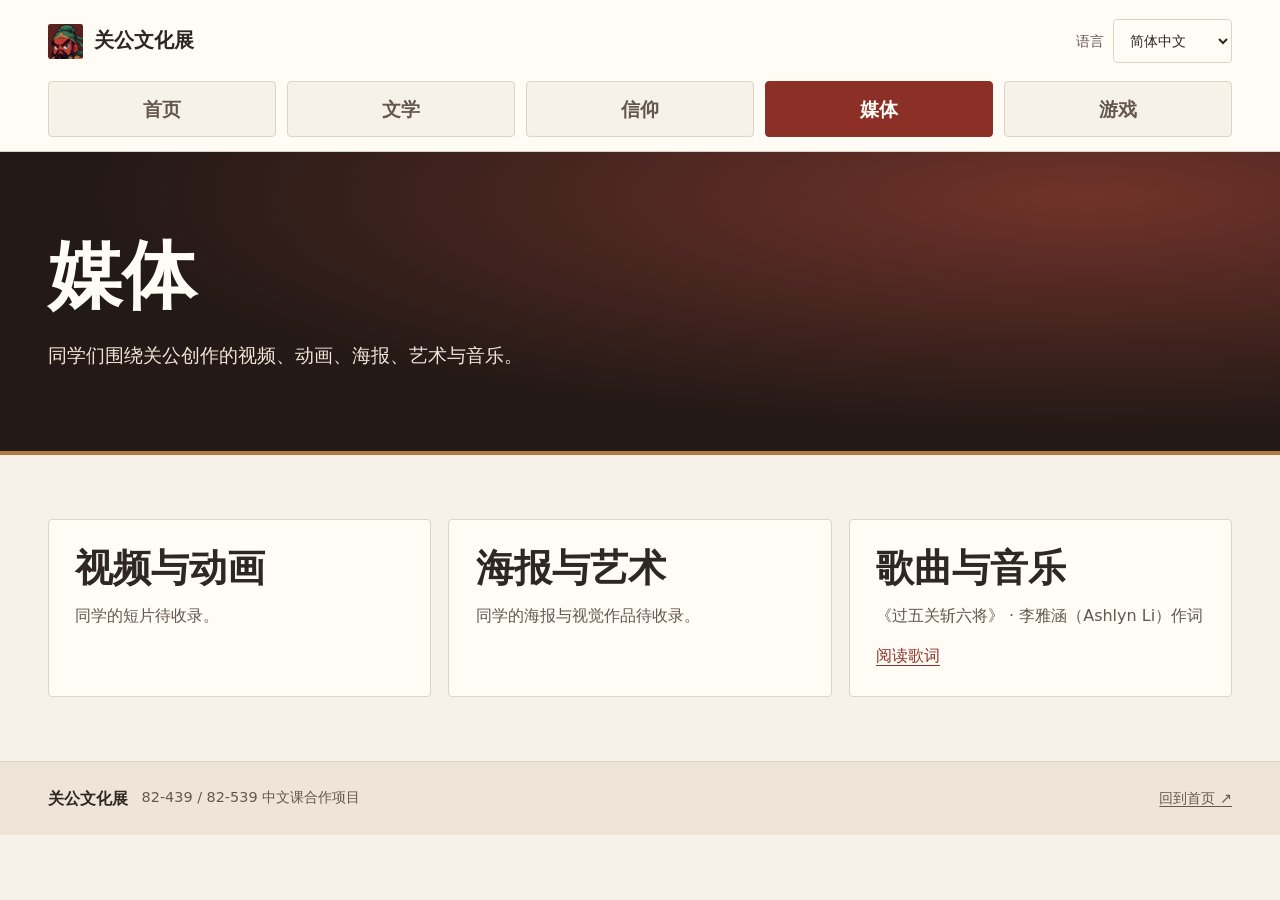
<file: media.html>
<!DOCTYPE html>

<html lang="zh-Hans">
<head>
<meta charset="utf-8"/>
<meta content="width=device-width, initial-scale=1" name="viewport"/>
<meta content="同学们围绕关公创作的视频、动画、海报、艺术与音乐。" name="description"/>
<title>媒体 | 关公文化展</title>
<link href="assets/images/favicon.png" rel="icon" sizes="64x64" type="image/png"/>
<link href="styles.css" rel="stylesheet"/>
</head>
<body data-page="media">
<a class="skip-link" href="#main">跳到正文</a>
<header class="site-header" data-site-header=""></header>
<main id="main"><section class="page-hero"><div class="wrap"><h1>媒体</h1><p class="lede">同学们围绕关公创作的视频、动画、海报、艺术与音乐。</p></div></section><section aria-label="作品栏目" class="section">
<div class="wrap">
<div class="card-grid">
<article class="card card--text" id="video">
<h2>视频与动画</h2>
<p>同学的短片待收录。</p>
<!-- 在此添加片名、署名、简介和公开播放链接。 -->
</article>
<article class="card card--text" id="art">
<h2>海报与艺术</h2>
<p>同学的海报与视觉作品待收录。</p>
<!-- 在此添加作品图、替代文字、标题和署名。 -->
</article>
<article class="card card--text" id="music">
<h2>歌曲与音乐</h2>
<p>《过五关斩六将》 · 李雅涵（Ashlyn Li）作词</p>
<p><a href="https://drive.google.com/file/d/1-eqsOWub48BaYKV7pS5Fh0V_7uwzRolw/view">阅读歌词</a></p>
<!-- 在此添加曲名、署名、歌词或公开音频链接。 -->
</article>
</div>
</div>
</section></main>
<footer class="site-footer" data-site-footer=""></footer>
<script src="translations.js" defer></script>
<script src="site.js" defer></script>
</body>
</html>
</file>
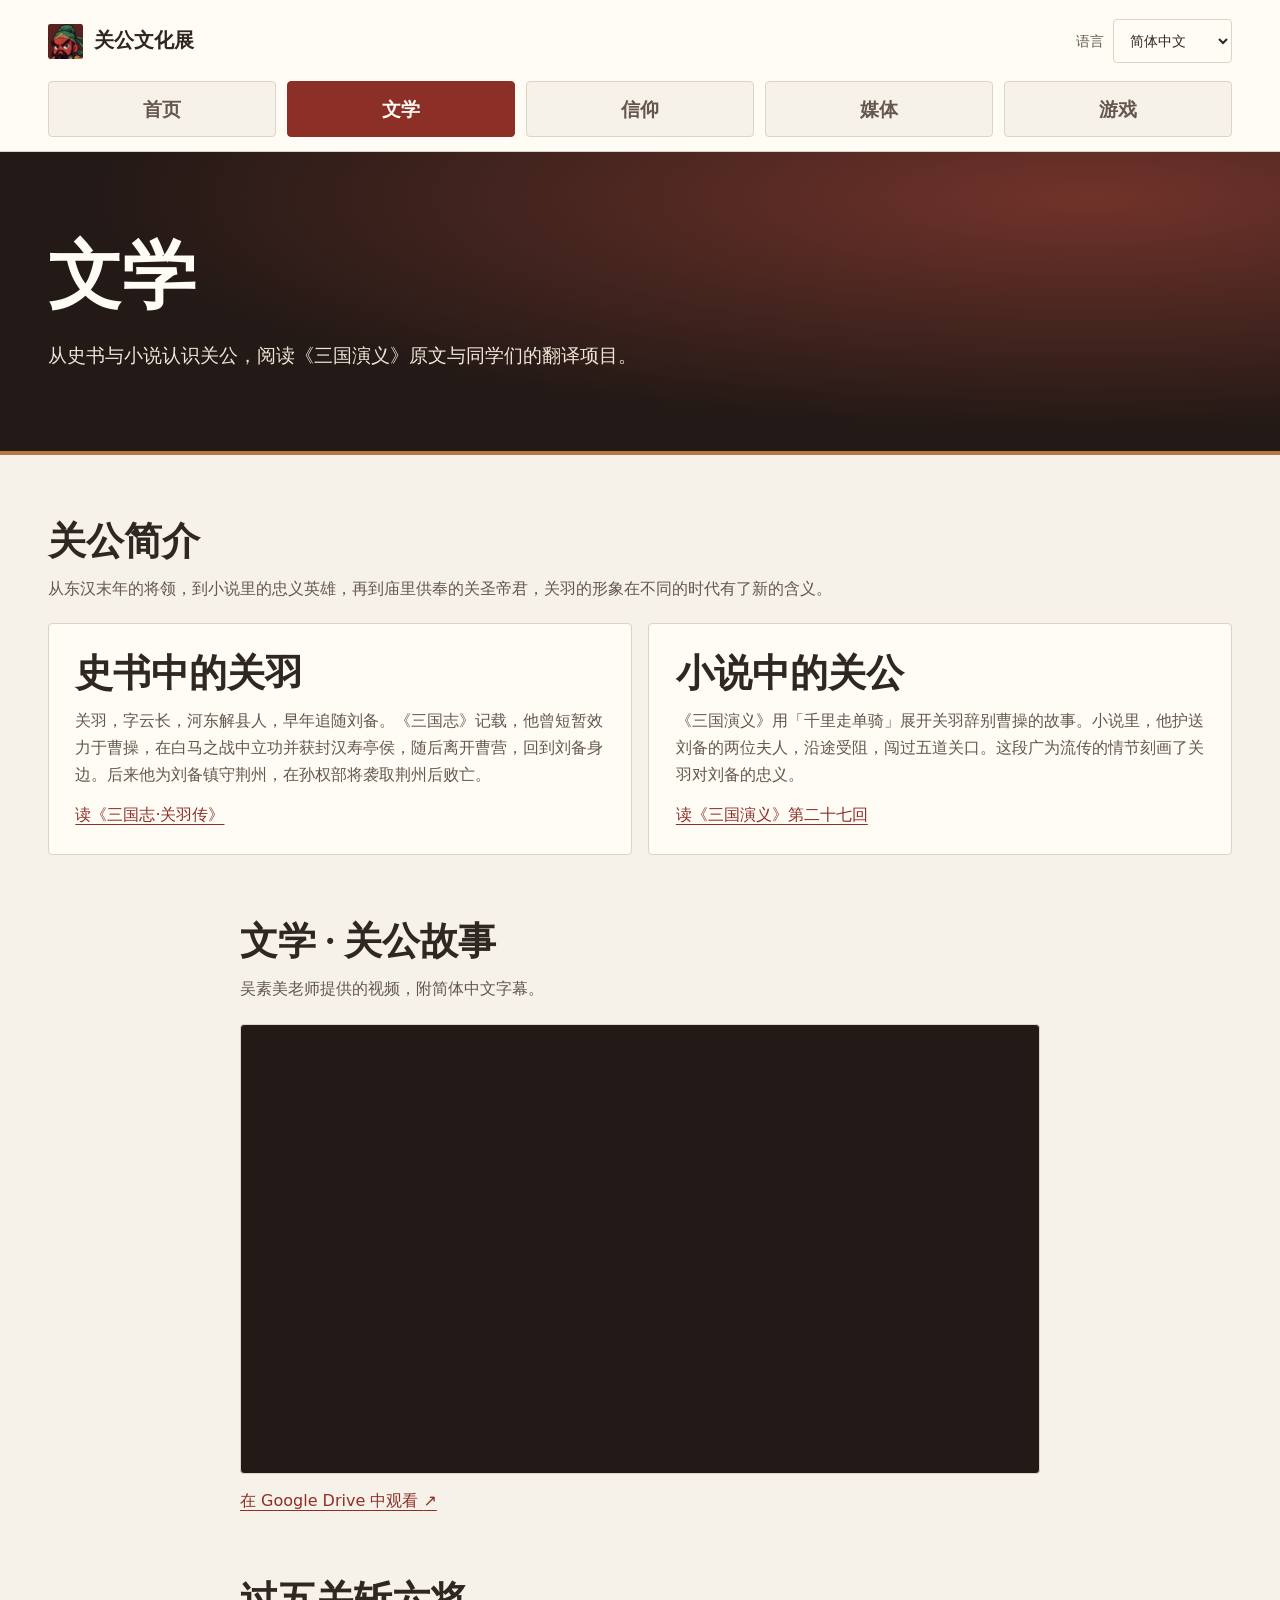
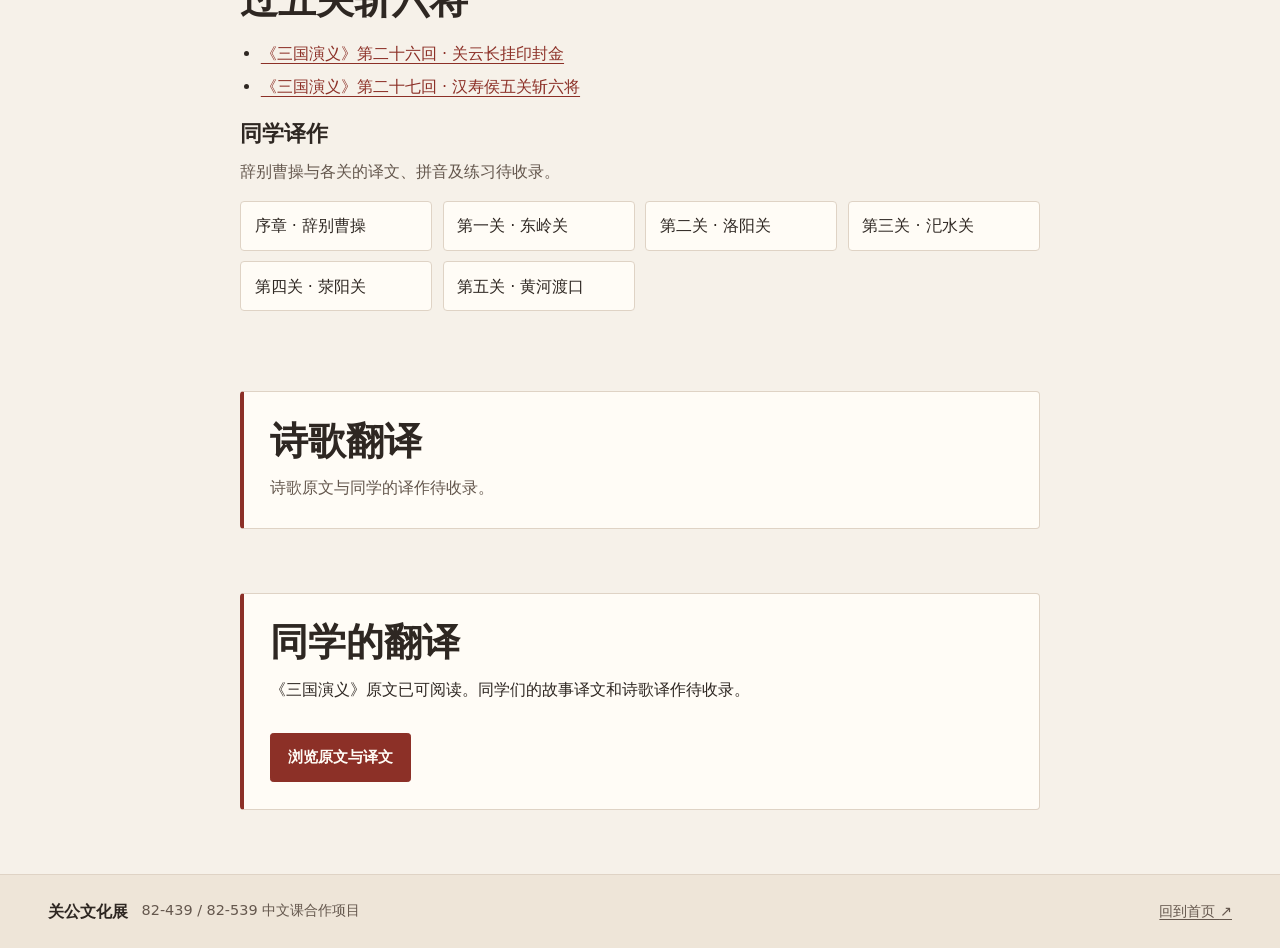
<file: texts.html>
<!doctype html>
<html lang="zh-CN"><head><meta charset="utf-8"><meta name="viewport" content="width=device-width, initial-scale=1"><meta http-equiv="refresh" content="0; url=literature.html"><title>关公文化展</title></head><body><p><a href="literature.html">继续浏览 · Continue · 繼續瀏覽</a></p><script>const target = new URL('literature.html', location.href); target.search = location.search; if (location.hash) target.hash = location.hash; location.replace(target.href);</script></body></html>
</file>
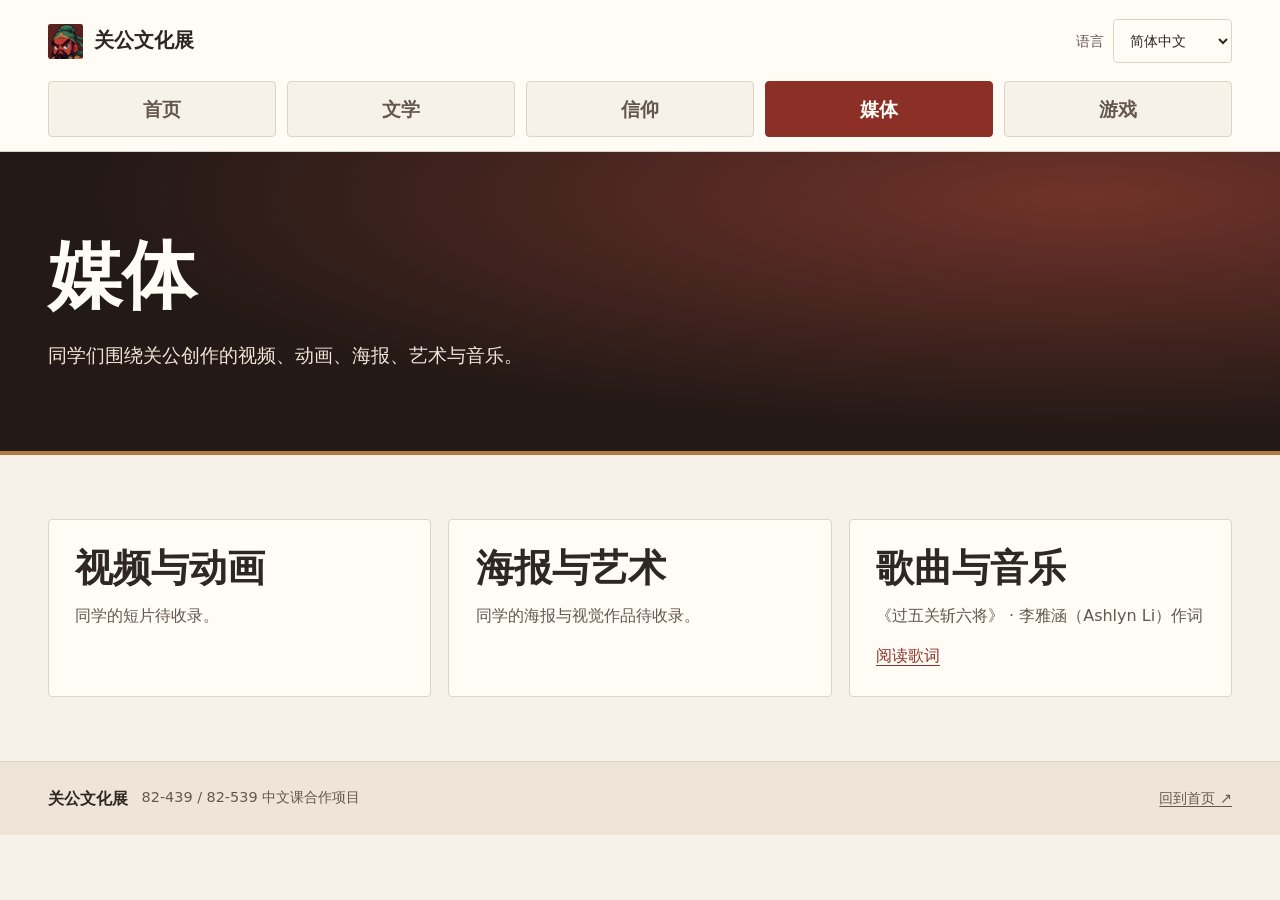
<file: works.html>
<!doctype html>
<html lang="zh-CN"><head><meta charset="utf-8"><meta name="viewport" content="width=device-width, initial-scale=1"><meta http-equiv="refresh" content="0; url=media.html"><title>关公文化展</title></head><body><p><a href="media.html">继续浏览 · Continue · 繼續瀏覽</a></p><script>const target = new URL(location.hash === '#game' ? 'games.html#game' : 'media.html', location.href); target.search = location.search; if (location.hash) target.hash = location.hash; location.replace(target.href);</script></body></html>
</file>
<file: styles.css>
:root {
  color-scheme: light;
  --ink: #2e2722;
  --muted: #64574d;
  --paper: #f6f1e9;
  --surface: #fffcf6;
  --line: #dfd3c5;
  --red: #8c3027;
  --dark-red: #5b211e;
  --dark: #231916;
  --gold: #e4bc7b;
  --serif: "Songti SC", "Noto Serif CJK SC", "Noto Serif SC", SimSun, serif;
  --sans: "PingFang SC", "Microsoft YaHei", "Noto Sans CJK SC", "Noto Sans SC", system-ui, sans-serif;
}

* { box-sizing: border-box; }

html { scroll-behavior: smooth; }

body {
  margin: 0;
  color: var(--ink);
  background: var(--paper);
  font-family: var(--sans);
  line-height: 1.7;
}

h1, h2, h3 {
  font-family: var(--serif);
  line-height: 1.22;
  text-wrap: balance;
}

h1, h2, h3, p { margin: 0; }
h2 { font-size: clamp(1.65rem, 4vw, 2.35rem); }
h3 { font-size: 1.35rem; }
p + p { margin-top: 0.8em; }
a { color: var(--red); text-underline-offset: 0.24em; }
a:hover { color: var(--dark-red); }
a:focus-visible, summary:focus-visible {
  outline: 3px solid #c57523;
  outline-offset: 4px;
}

img { display: block; max-width: 100%; }

.wrap {
  width: min(100% - 4rem, 74rem);
  margin-inline: auto;
}

.wrap--reading { max-width: 50rem; }

.skip-link {
  position: fixed;
  z-index: 4;
  top: 0.75rem;
  left: 0.75rem;
  padding: 0.6rem 1rem;
  transform: translateY(-170%);
  background: var(--surface);
}
.skip-link:focus { transform: translateY(0); }

.site-header {
  background: var(--surface);
  border-bottom: 1px solid var(--line);
}

.header-inner, .footer-inner {
  display: flex;
  align-items: center;
  justify-content: space-between;
  gap: 1rem 2rem;
}

.header-inner { min-height: 4.65rem; }

.brand {
  display: inline-flex;
  flex: none;
  align-items: center;
  gap: 0.72rem;
  color: var(--ink);
  font: 700 1.28rem/1 var(--serif);
  text-decoration: none;
}

.brand-mark {
  display: grid;
  width: 2.18rem;
  height: 2.18rem;
  place-items: center;
  background: var(--dark-red);
  border-radius: 0.15rem;
}

.brand-mark img { width: 100%; height: 100%; object-fit: cover; border-radius: inherit; }

.site-nav {
  display: flex;
  flex-wrap: wrap;
  gap: 0.1rem clamp(0.9rem, 2.4vw, 2rem);
  align-items: center;
}

.site-nav a {
  padding-block: 0.42rem;
  border-bottom: 2px solid transparent;
  color: var(--muted);
  white-space: nowrap;
  font-size: 0.94rem;
  text-decoration: none;
}

.site-nav a:hover, .site-nav a[aria-current] { color: var(--red); }
.site-nav a[aria-current] { border-color: var(--red); font-weight: 700; }

.home-hero {
  position: relative;
  isolation: isolate;
  display: grid;
  align-items: center;
  min-height: clamp(31rem, 46vw, 41rem);
  background: var(--dark);
  color: var(--surface);
}

.home-hero__image, .home-hero::after {
  position: absolute;
  inset: 0;
  width: 100%;
  height: 100%;
}

.home-hero__image {
  z-index: -2;
  object-fit: cover;
  object-position: center 54%;
}

.home-hero::after {
  z-index: -1;
  background: linear-gradient(90deg, rgb(28 17 14 / 94%) 0%, rgb(31 17 14 / 80%) 33%, rgb(31 17 14 / 24%) 71%, rgb(31 17 14 / 8%)),
    linear-gradient(0deg, rgb(22 13 11 / 65%), transparent 28%);
  content: "";
}

.home-hero__inner { padding-block: 4.5rem 5.4rem; }

.eyebrow {
  margin-bottom: 0.85rem;
  color: var(--red);
  font-size: 0.85rem;
  font-weight: 700;
  letter-spacing: 0.12em;
}

.home-hero .eyebrow, .page-hero .eyebrow { color: var(--gold); }

.home-hero h1 {
  font-size: clamp(3.2rem, 8vw, 6rem);
  letter-spacing: 0.035em;
}

.lede {
  max-width: 38rem;
  margin-top: 1.05rem;
  font-size: clamp(1.02rem, 2vw, 1.18rem);
  text-wrap: pretty;
}

.home-hero .lede { max-width: 29rem; color: #f2e8db; }

.actions {
  display: flex;
  flex-wrap: wrap;
  gap: 0.75rem;
  margin-top: 1.85rem;
}

.button {
  display: inline-flex;
  align-items: center;
  justify-content: center;
  gap: 0.65rem;
  padding: 0.68rem 1.06rem;
  border: 1px solid currentColor;
  border-radius: 0.2rem;
  font-size: 0.95rem;
  font-weight: 650;
  text-decoration: none;
}

.button--primary, .button--primary:hover {
  color: var(--surface);
  border-color: var(--red);
  background: var(--red);
}

.button--primary:hover { background: var(--dark-red); }
.home-hero .button--primary { background: var(--gold); border-color: var(--gold); color: #2a1c10; }
.home-hero .button--primary:hover { background: #f4d29b; }
.button--outline, .button--outline:hover { color: var(--surface); background: #24171366; }

.hero-credit {
  position: absolute;
  right: max(2rem, calc((100% - 74rem) / 2));
  bottom: 1rem;
  padding: 0.24rem 0.55rem;
  border-radius: 0.15rem;
  background: #211613b8;
  color: var(--surface);
  font-size: 0.76rem;
  text-decoration: none;
}

.hero-credit:hover { color: var(--gold); }

.page-hero {
  padding-block: clamp(2.7rem, 7vw, 5rem);
  border-bottom: 4px solid #b57840;
  color: var(--surface);
  background: radial-gradient(ellipse at 85% 15%, #71332a, transparent 65%), var(--dark);
}

.page-hero h1 { font-size: clamp(2.6rem, 7vw, 4.6rem); }
.page-hero .lede { color: #f1e5d7; }

.section { padding-block: clamp(2.4rem, 5vw, 4.4rem); }
.section + .section { padding-top: 0; }
.section-heading { margin-bottom: 1.35rem; }
.section-heading > p { margin-top: 0.55rem; color: var(--muted); }
.section h2 + p, .section h3 + p { margin-top: 0.62rem; }

.card-grid, .photo-grid {
  display: grid;
  grid-template-columns: repeat(auto-fit, minmax(min(100%, 17rem), 1fr));
  gap: 1.05rem;
}

.card, .feature-panel {
  padding: clamp(1.15rem, 3vw, 1.65rem);
  border: 1px solid var(--line);
  border-radius: 0.25rem;
  background: var(--surface);
}

.card p { color: var(--muted); }

.exhibit-link {
  position: relative;
  display: block;
  padding-right: 3rem;
  color: var(--ink);
  text-decoration: none;
}
.exhibit-link:hover { border-color: var(--red); }
.exhibit-link__arrow {
  position: absolute;
  right: 1.15rem;
  top: 1.27rem;
  color: var(--red);
  font-size: 1.3rem;
}

.feature-panel { border-inline-start: 4px solid var(--red); }
.feature-panel + *, .source-list, .status-note { margin-top: 1rem; }
.source-list { padding-inline-start: 1.3em; }
.source-list li + li { margin-top: 0.35em; }
.status-note { color: var(--muted); }

.photo-grid {
  grid-template-columns: repeat(auto-fit, minmax(min(100%, 19rem), 1fr));
}

.photo-card {
  margin: 0;
  overflow: hidden;
  border: 1px solid var(--line);
  border-radius: 0.25rem;
  background: var(--surface);
}

.photo-card img {
  width: 100%;
  aspect-ratio: 4 / 3;
  object-fit: cover;
}

.photo-card--wide img { height: auto; aspect-ratio: 16 / 9; }
.photo-card a:focus-visible { display: block; outline-offset: -4px; }
.photo-card a:hover img { opacity: 0.9; }
.photo-card figcaption { padding: 0.85rem 1rem 1rem; }
.photo-card figcaption p { color: var(--muted); font-size: 0.88rem; }
.photo-card figcaption h3 + p { margin-top: 0.25rem; }
.photo-card figcaption a { display: inline-block; margin-top: 0.55rem; font-size: 0.9rem; }

.chapter-list {
  display: grid;
  grid-template-columns: repeat(auto-fit, minmax(min(100%, 12rem), 1fr));
  gap: 0.65rem;
  padding: 0;
  list-style: none;
}

.chapter-list li {
  padding: 0.65rem 0.85rem;
  border: 1px solid var(--line);
  border-radius: 0.25rem;
  background: var(--surface);
}

.site-footer {
  padding-block: 1.45rem;
  border-top: 1px solid var(--line);
  background: #eee5d8;
}

.footer-inner p { display: flex; flex-wrap: wrap; gap: 0.3rem 0.85rem; }
.footer-inner span, .footer-inner a { font-size: 0.9rem; color: var(--muted); }
.footer-inner a { white-space: nowrap; }

@media (max-width: 760px) {
  .wrap { width: calc(100% - 2.25rem); }
  .header-inner { flex-direction: column; align-items: flex-start; gap: 0.5rem; padding-block: 0.85rem 0.58rem; }
  .site-nav { gap: 0.05rem 1rem; }
  .home-hero::after {
    background: linear-gradient(90deg, rgb(28 17 14 / 90%), rgb(31 17 14 / 45%)),
      linear-gradient(0deg, rgb(22 13 11 / 55%), transparent 35%);
  }
  .hero-credit { right: 1.125rem; }
}

@media (max-width: 480px) {
  .site-nav { display: grid; width: 100%; grid-template-columns: repeat(3, minmax(0, 1fr)); }
  .site-nav a { justify-self: start; }
}

@media (prefers-reduced-motion: reduce) {
  html { scroll-behavior: auto; }
}

/* Five prominent sections, with the language control at the top right. */
.header-inner {
  display: grid;
  grid-template-columns: minmax(0, 1fr) auto;
  gap: 1.1rem 1.5rem;
  padding-block: 1.2rem 0.9rem;
}
.brand { min-width: 0; line-height: 1.25; }
.brand-mark { flex-shrink: 0; }
.language-picker { display: flex; align-items: center; gap: 0.6rem; color: var(--muted); font-size: 0.85rem; }
.language-picker select {
  min-height: 2.75rem;
  max-width: 100%;
  padding: 0.5rem 1.8rem 0.5rem 0.75rem;
  border: 1px solid var(--line);
  border-radius: 0.25rem;
  background: var(--surface);
  color: var(--ink);
  font: inherit;
  cursor: pointer;
}
select:focus-visible { outline: 3px solid #c57523; outline-offset: 3px; }
.site-nav { display: grid; grid-column: 1 / -1; grid-template-columns: repeat(5, minmax(0, 1fr)); gap: 0.65rem; width: 100%; }
.site-nav a {
  display: flex;
  align-items: center;
  justify-content: center;
  min-height: 3.5rem;
  padding: 0.65rem 0.5rem;
  border: 1px solid var(--line);
  border-radius: 0.25rem;
  background: var(--paper);
  font-size: 1.18rem;
  font-weight: 650;
  white-space: normal;
  text-align: center;
}
.site-nav a:hover { background: #eee2d3; border-color: var(--red); }
.site-nav a[aria-current] { background: var(--red); border-color: var(--red); color: var(--surface); }
.video-frame { aspect-ratio: 16 / 9; overflow: hidden; border: 1px solid var(--line); border-radius: 0.25rem; background: var(--dark); }
.video-frame iframe { display: block; width: 100%; height: 100%; border: 0; }
.video-fallback { margin-top: 0.8rem; }
#photos, #introduction { scroll-margin-top: 1.5rem; }
@media (max-width: 760px) {
  .header-inner { gap: 0.85rem; padding-block: 0.9rem; }
  .brand { font-size: 1.1rem; }
  .language-picker > span { position: absolute; width: 1px; height: 1px; overflow: hidden; clip-path: inset(50%); }
  .site-nav { gap: 0.4rem; }
  .site-nav a { min-height: 3.1rem; font-size: 1rem; }
}
@media (max-width: 480px) {
  .brand { font-size: 0.98rem; gap: 0.45rem; }
  .brand-mark { width: 1.8rem; height: 1.8rem; }
  .language-picker select { width: 7rem; padding-inline: 0.45rem 0.8rem; }
  .site-nav a { justify-self: stretch; padding-inline: 0.15rem; font-size: 0.84rem; overflow-wrap: anywhere; }
}
@media (max-width: 480px) {
  html[lang="en"] .site-nav { grid-template-columns: 0.85fr 1.3fr 0.8fr 0.85fr 1fr; }
  html[lang="en"] .site-nav a { overflow-wrap: normal; }
}
</file>
